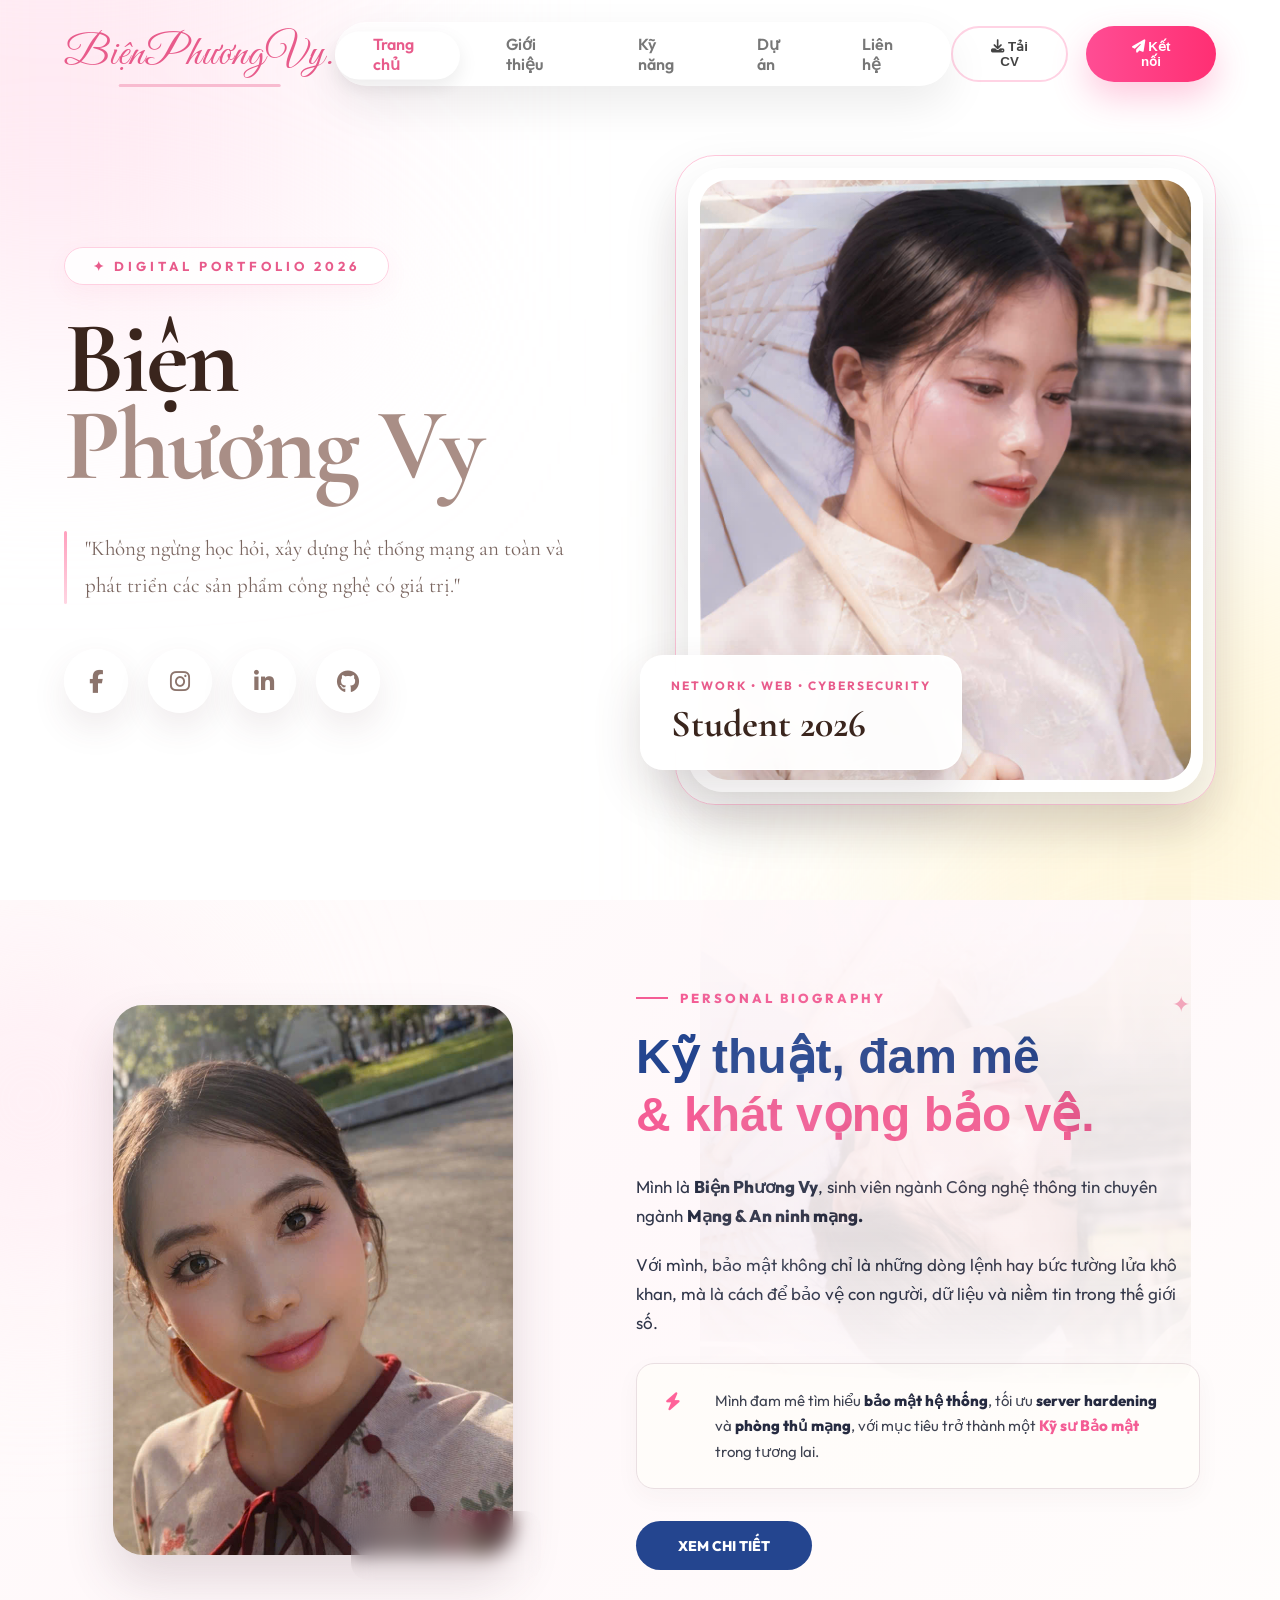
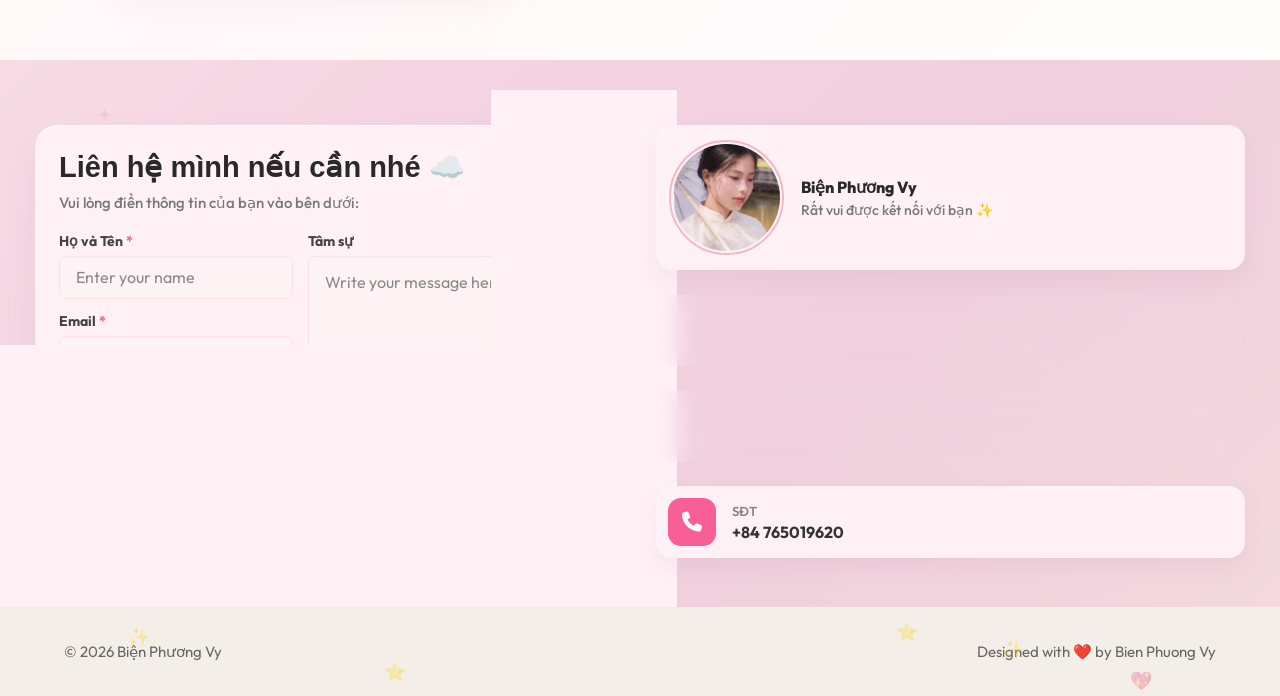
<file: index.html>
<!DOCTYPE html>
<html lang="vi">

<head>

    <meta charset="UTF-8">
    <meta name="viewport" content="width=device-width, initial-scale=1.0">

    <title>Biên Phương Vy | Portfolio</title>

    <!-- Google Font -->
    <link href="https://fonts.googleapis.com/css2?family=Outfit:wght@300;400;500;600;700;800&family=Cormorant+Garamond:wght@400;500;600;700&display=swap" rel="stylesheet">
    <link href="https://fonts.googleapis.com/css2?family=Great+Vibes&display=swap" rel="stylesheet">

    <!-- Font Awesome -->
    <link rel="stylesheet"
        href="https://cdnjs.cloudflare.com/ajax/libs/font-awesome/6.7.2/css/all.min.css">

    <!-- CSS -->
    <link rel="stylesheet" href="css/trangchu.css">
    <link rel="stylesheet" href="css/fixes.css">
</head>

<body>

  <!--======================================
        SAKURA BACKGROUND
=======================================-->

<div id="sakura-container"></div>

<!--==================================================
                        HEADER
===================================================-->

<header>
    <div class="container navbar">
        <!-- Logo -->
        <a href="index.html" class="logo">
            <span>Biện</span><span>PhươngVy</span><span class="dot">.</span>
        </a>


        <!-- Menu -->
       <nav>
    <span class="nav-indicator"></span>
    <ul>
        <li><a href="index.html">Trang chủ</a></li>
        <li><a href="about.html">Giới thiệu</a></li>
        <li><a href="about.html#education">Kỹ năng</a></li>
        <li><a href="projects.html">Dự án</a></li>
        <li><a href="index.html#contact">Liên hệ</a></li>
    </ul>
</nav>
       

        <!-- Right -->

        <div class="nav-action">
            <button class="btn-download">
                <i class="fa-solid fa-download"></i>
                Tải CV
            </button>

            <button class="btn-connect">
                <i class="fa-solid fa-paper-plane"></i>
                Kết nối
            </button>

    </div>

</div>


</div>

</header>



<!--==================================================
                        HERO
===================================================-->

<section class="hero" id="home">
<div class="container hero-grid">


<!--================ LEFT =================-->

<div class="hero-left">
    <div class="hero-tag">
        ✦ DIGITAL PORTFOLIO 2026
    </div>

    <h1>
        Biện
        <br>
        <span>Phương Vy</span>
    </h1>


    <div class="quote">
        <span></span>
        <p>
            "Không ngừng học hỏi, xây dựng hệ thống mạng an toàn
            và phát triển các sản phẩm công nghệ có giá trị."
        </p>
    </div>


    <div class="social">
        <a href="https://www.facebook.com/" target="_blank" rel="noopener" aria-label="Facebook">
            <i class="fa-brands fa-facebook-f"></i>
        </a>

        <a href="https://www.instagram.com/_phuongzyy_0805/" target="_blank" rel="noopener">
            <i class="fa-brands fa-instagram"></i>
        </a>

        <a href="https://www.linkedin.com/" target="_blank" rel="noopener" aria-label="LinkedIn">
            <i class="fa-brands fa-linkedin-in"></i>
        </a>

        <a href="https://github.com/BienPhuongVy" target="_blank" rel="noopener">
            <i class="fa-brands fa-github"></i>
        </a>

    </div>

</div>



<!--================ RIGHT =================-->

<div class="hero-right">

    <div class="image-border">

        <div class="image-box">
            <img src="image/anh2.jpg" alt="Biện Phương Vy">
        </div>

    </div>


    <div class="hero-card">

        <p>
            NETWORK • WEB • CYBERSECURITY
        </p>

        <h3>
            Student 2026
        </h3>

    </div>

</div>

</div>

</section>



<!--==================================================
                    ABOUT
===================================================-->

<section class="about fade-up" id="about">

    <div class="about-container">

        <!-- ẢNH -->
        <div class="about-image">

            <div class="about-image-frame">

                <img
                    src="image/profile-image.jpg"
                    alt="Biện Phương Vy"
                >

            </div>

            <!-- Card nhỏ trên ảnh -->
            <div class="about-image-card">

                <i class="fa-solid fa-shield-halved"></i>

                <div>
                    <span>ĐAM MÊ</span>
                    <strong>An ninh mạng</strong>
                </div>

            </div>

        </div>


        <!-- NỘI DUNG -->
        <div class="about-content">

            <div class="about-label">
                <span></span>
                PERSONAL BIOGRAPHY
            </div>

            <h2>
                Kỹ thuật, đam mê
                <br>
                <span>& khát vọng bảo vệ.</span>
            </h2>

            <p>
                Mình là <strong>Biện Phương Vy</strong>, sinh viên ngành
                Công nghệ thông tin chuyên ngành
                <strong>Mạng & An ninh mạng.</strong>
            </p>

            <p>
                Với mình, bảo mật không chỉ là những dòng lệnh hay bức
                tường lửa khô khan, mà là cách để bảo vệ con người,
                dữ liệu và niềm tin trong thế giới số.
            </p>


            <!-- BOX ĐAM MÊ -->
            <div class="about-highlight">

                <div class="about-highlight-icon">
                    <i class="fa-solid fa-bolt"></i>
                </div>

                <p>
                    Mình đam mê tìm hiểu
                    <strong>bảo mật hệ thống</strong>, tối ưu
                    <strong>server hardening</strong> và
                    <strong>phòng thủ mạng</strong>, với mục tiêu trở thành
                    một <span>Kỹ sư Bảo mật</span> trong tương lai.
                </p>

            </div>


            <!-- BUTTON -->
            <a href="about.html" class="about-button">
                XEM CHI TIẾT
            </a>

        </div>

    </div>

</section>




<!-- ==================== LIÊN HỆ ==================== -->
<section id="contact" class="contact-section">

    <!-- Sao trang trí -->
    <span class="contact-star star-1">✦</span>
    <span class="contact-star star-2">✦</span>
    <span class="contact-star star-3">✦</span>
    <span class="contact-star star-4">✦</span>
    <span class="contact-star star-5">✦</span>
    <span class="contact-star star-6">✦</span>

    <div class="contact-container">

        <!-- ================= FORM ================= -->
        <div class="contact-form-card">

            <h2>
                Liên hệ mình nếu cần nhé ☁️
            </h2>

            <p class="contact-description">
                Vui lòng điền thông tin của bạn vào bên dưới:
            </p>

            <form id="contactForm">

                <div class="contact-form-content">

                    <!-- Cột trái -->
                    <div class="contact-inputs">

                        <div class="form-group">
                            <label for="contactName">
                                Họ và Tên <span>*</span>
                            </label>

                            <input
                                type="text"
                                id="contactName"
                                name="name"
                                placeholder="Enter your name"
                                required
                            >
                        </div>

                        <div class="form-group">
                            <label for="contactEmail">
                                Email <span>*</span>
                            </label>

                            <input
                                type="email"
                                id="contactEmail"
                                name="email"
                                placeholder="Enter your email"
                                required
                            >
                        </div>

                        <div class="form-group">
                            <label for="contactPhone">
                                SĐT
                            </label>

                            <input
                                type="tel"
                                id="contactPhone"
                                name="phone"
                                placeholder="Enter your phone number"
                            >
                        </div>

                    </div>

                    <!-- Cột phải -->
                    <div class="form-group message-group">

                        <label for="contactMessage">
                            Tâm sự
                        </label>

                        <textarea
                            id="contactMessage"
                            name="message"
                            placeholder="Write your message here..."
                            required
                        ></textarea>

                    </div>

                </div>

                <button type="submit" class="contact-submit">
                    <i class="fa-solid fa-paper-plane"></i>
                    Gửi
                </button>

            </form>

        </div>


        <!-- ================= THÔNG TIN LIÊN HỆ ================= -->
        <div class="contact-info">

            <!-- Card giới thiệu -->
            <div class="contact-profile-card">

                <div class="contact-avatar">
                    <img
                        src="image/anh2.jpg"
                        alt="Ảnh đại diện"
                    >
                </div>

                <div class="contact-profile-text">
                    <h3>Biện Phương Vy</h3>

                    <p>
                        Rất vui được kết nối với bạn ✨
                    </p>
                </div>

            </div>


            <!-- Email -->
            <div class="contact-info-card">

                <div class="contact-icon">
                    <i class="fa-solid fa-envelope"></i>
                </div>

                <div class="contact-info-text">
                    <span>EMAIL</span>
                    <strong>vybien.100805@gmail.com</strong>
                </div>

            </div>


            <!-- Địa chỉ -->
            <div class="contact-info-card">

                <div class="contact-icon">
                    <i class="fa-solid fa-location-dot"></i>
                </div>

                <div class="contact-info-text">
                    <span>Địa chỉ</span>
                    <strong>Đà Nẵng, Việt Nam</strong>
                </div>

            </div>


            <!-- Số điện thoại -->
            <div class="contact-info-card">

                <div class="contact-icon">
                    <i class="fa-solid fa-phone"></i>
                </div>

                <div class="contact-info-text">
                    <span>SĐT</span>
                    <strong>+84 765019620</strong>
                </div>

            </div>

        </div>

    </div>

</section>



<!--==================================================
                    FOOTER
===================================================-->

<footer>
<div class="container footer">
<p>
© 2026 Biện Phương Vy
</p>

<p>
Designed with ❤️ by Bien Phuong Vy
</p>

<div class="footer-sparkles">
    <span>✨</span>
    <span>⭐</span>
    <span>✨</span>
    <span>💖</span>
    <span>⭐</span>
</div>
</div>

</footer>

<script src="js/script.js"></script>
</body>

</html>
</file>
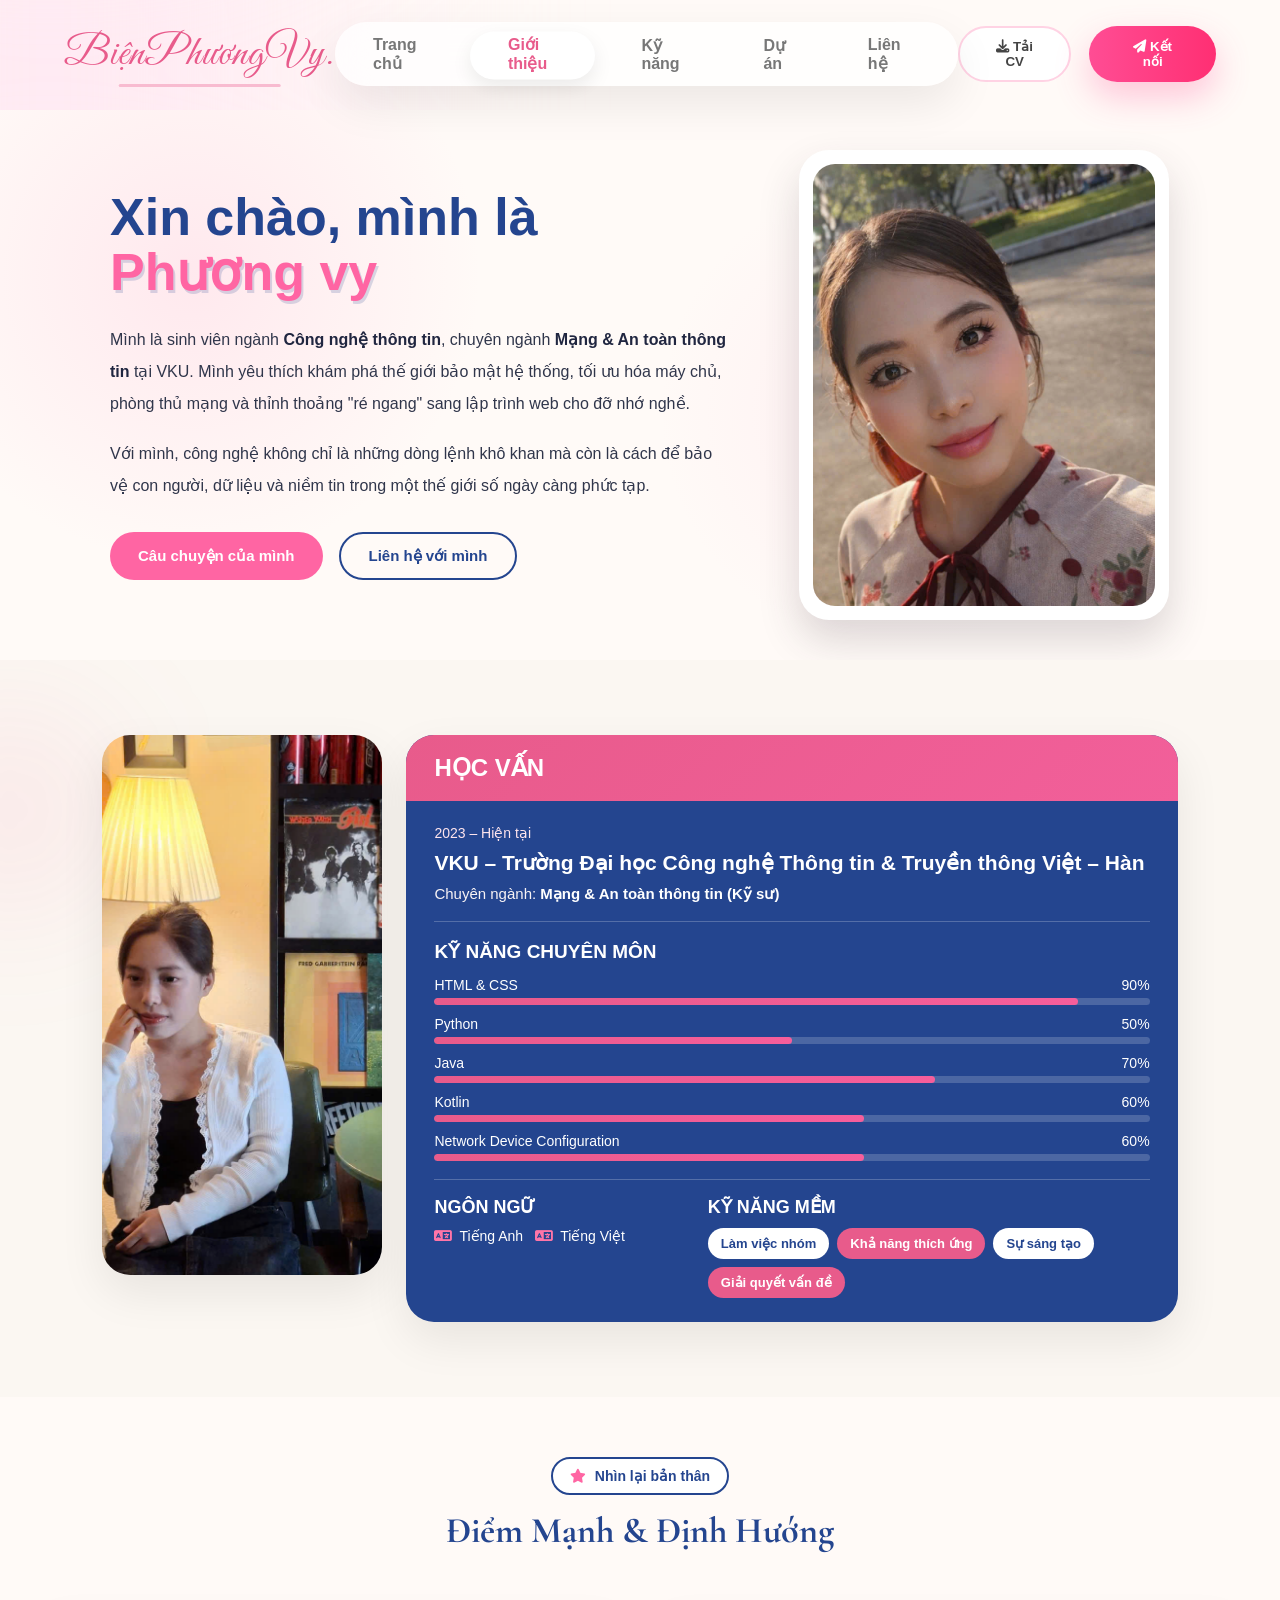
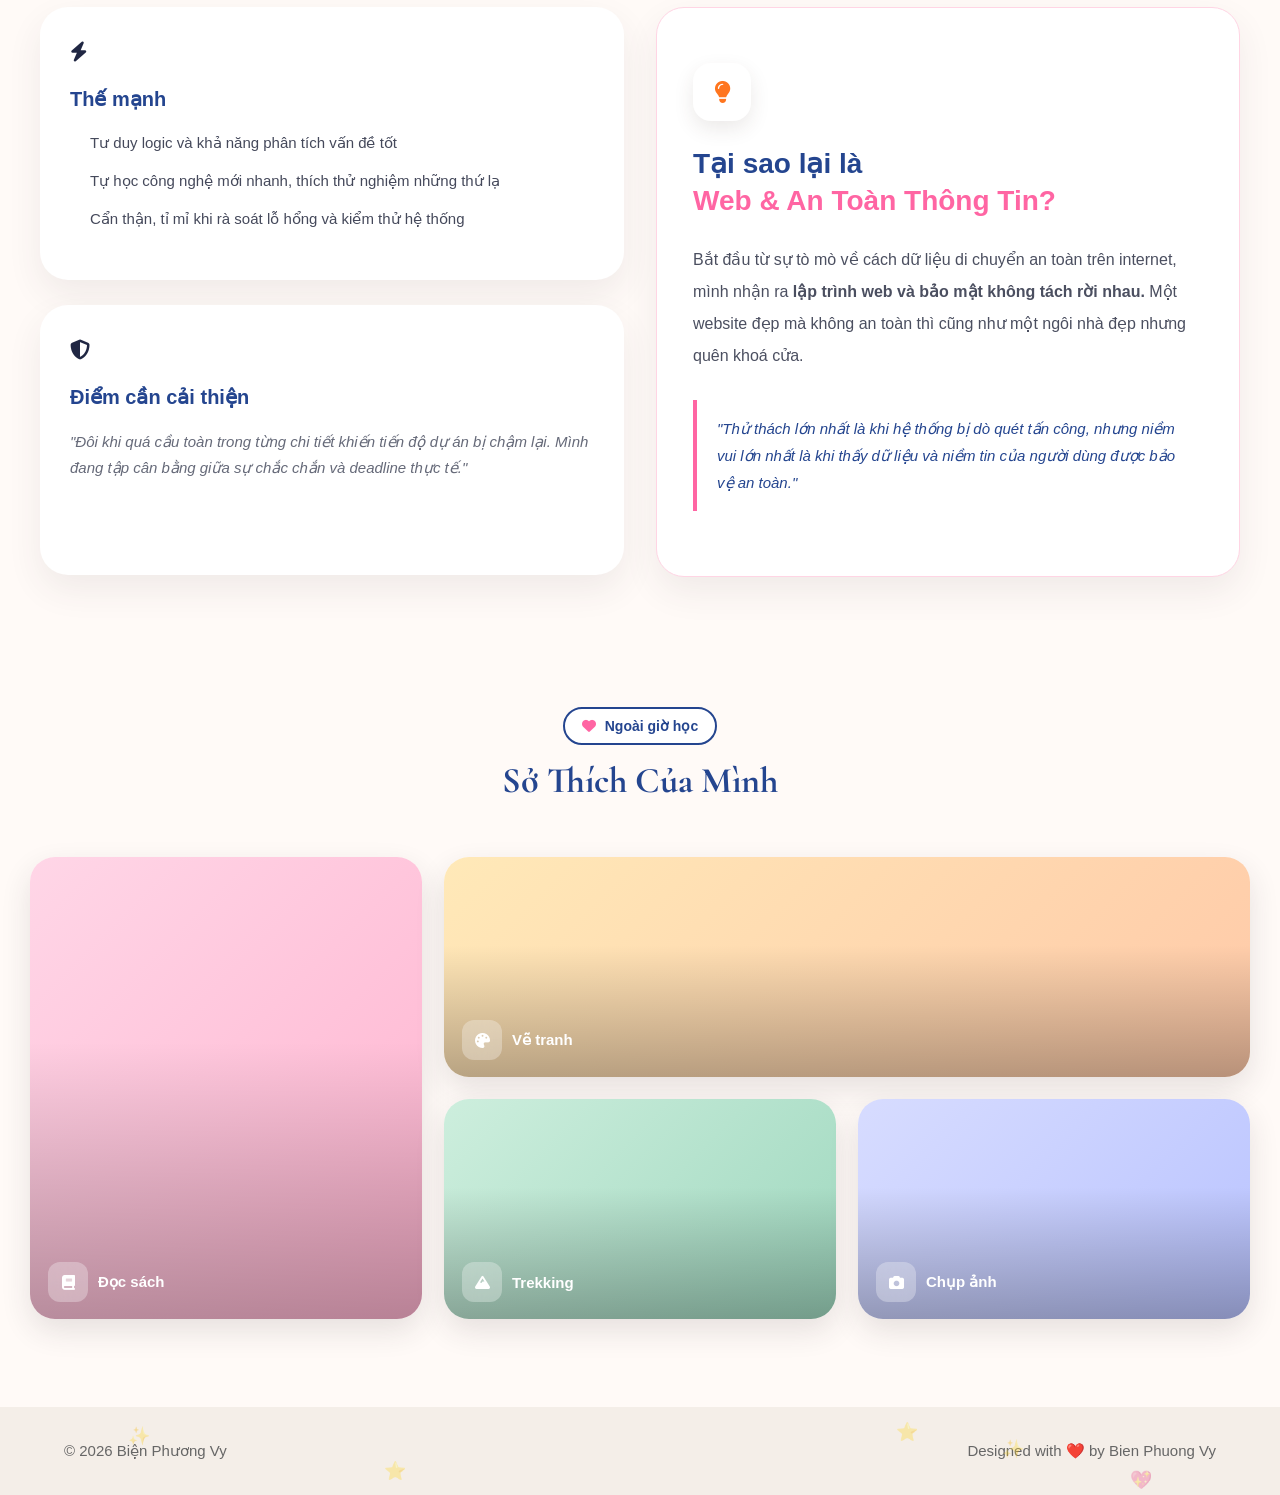
<file: about.html>
<!DOCTYPE html>
<html lang="vi">

<head>

    <meta charset="UTF-8">
    <meta name="viewport" content="width=device-width, initial-scale=1.0">

    <title>Giới thiệu | Biện Phương Vy</title>

    <!-- Google Font -->
    <link href="https://fonts.googleapis.com/css2?family=Outfit:wght@300;400;500;600;700;800&family=Cormorant+Garamond:wght@400;500;600;700&display=swap" rel="stylesheet">
    <link href="https://fonts.googleapis.com/css2?family=Great+Vibes&display=swap" rel="stylesheet">

    <!-- Font Awesome -->
    <link rel="stylesheet"
        href="https://cdnjs.cloudflare.com/ajax/libs/font-awesome/6.7.2/css/all.min.css">

    <!-- CSS -->
    <link rel="stylesheet" href="css/trangchu.css">
    <link rel="stylesheet" href="css/about.css">
    <link rel="stylesheet" href="css/fixes.css">
</head>

<body>

  <!--======================================
        SAKURA BACKGROUND
=======================================-->

<div id="sakura-container"></div>

<!--==================================================
                        HEADER
===================================================-->

<header>
    <div class="container navbar">
        <!-- Logo -->
        <a href="index.html" class="logo">
            <span>Biện</span><span>PhươngVy</span><span class="dot">.</span>
        </a>


        <!-- Menu -->
       <nav>
    <span class="nav-indicator"></span>
    <ul>
        <li><a href="index.html">Trang chủ</a></li>
        <li><a href="about.html">Giới thiệu</a></li>
        <li><a href="about.html#education">Kỹ năng</a></li>
        <li><a href="projects.html">Dự án</a></li>
        <li><a href="index.html#contact">Liên hệ</a></li>
    </ul>
</nav>
       

        <!-- Right -->

        <div class="nav-action">
            <button class="btn-download">
                <i class="fa-solid fa-download"></i>
                Tải CV
            </button>

            <button class="btn-connect">
                <i class="fa-solid fa-paper-plane"></i>
                Kết nối
            </button>

    </div>

</div>


</div>

</header>


<main style="padding-top:110px">

    <!-- =====================================================
         1. GIỚI THIỆU
         ===================================================== -->

    <section class="about-hero">

        <div class="about-hero-container">

            <div class="about-hero-content">

                <h1>
                    Xin chào, mình là
                    <span>Phương vy</span>
                </h1>

                <p>
                    Mình là sinh viên ngành
                    <strong>Công nghệ thông tin</strong>,
                    chuyên ngành
                    <strong>Mạng & An toàn thông tin</strong>
                    tại VKU. Mình yêu thích khám phá thế giới bảo mật
                    hệ thống, tối ưu hóa máy chủ, phòng thủ mạng và
                    thỉnh thoảng "ré ngang" sang lập trình web cho đỡ nhớ nghề.
                </p>

                <p>
                    Với mình, công nghệ không chỉ là những dòng lệnh
                    khô khan mà còn là cách để bảo vệ con người,
                    dữ liệu và niềm tin trong một thế giới số ngày
                    càng phức tạp.
                </p>

                <div class="hero-buttons">

                    <a href="#strength" class="btn btn-pink">
                        Câu chuyện của mình
                    </a>

                    <a href="index.html#contact" class="btn btn-outline">
                        Liên hệ với mình
                    </a>

                </div>

            </div>


            <div class="about-hero-image">

                <div class="hero-image-frame">

                    <img
                        src="image/profile-image.jpg"
                        alt="Biện Phương Vy"
                    >

                </div>

            </div>

        </div>

    </section>


    <!-- =====================================================
         2. HỌC VẤN & KỸ NĂNG
         ===================================================== -->

    <section class="education" id="education">

        <div class="education-container">

            <div class="education-image">

                <img
                    src="image/contact-img.jpg"
                    alt="Biện Phương Vy - Ảnh "
                >

            </div>


            <div class="education-card">

                <div class="education-header">
                    HỌC VẤN
                </div>


                <div class="education-body">

                    <span class="education-year">
                        2023 – Hiện tại
                    </span>

                    <h2>
                        VKU – Trường Đại học Công nghệ
                        Thông tin & Truyền thông Việt – Hàn
                    </h2>

                    <p class="major">
                        Chuyên ngành:
                        <strong>Mạng & An toàn thông tin (Kỹ sư)</strong>
                    </p>


                    <div class="line"></div>


                    <h3>KỸ NĂNG CHUYÊN MÔN</h3>


                    <div class="skills">

                        <div class="skill">
                            <div class="skill-name">
                                <span>HTML & CSS</span>
                                <b>90%</b>
                            </div>

                            <div class="skill-track">
                                <span data-width="90%"></span>
                            </div>
                        </div>


                        <div class="skill">
                            <div class="skill-name">
                                <span>Python</span>
                                <b>50%</b>
                            </div>

                            <div class="skill-track">
                                <span data-width="50%"></span>
                            </div>
                        </div>


                        <div class="skill">
                            <div class="skill-name">
                                <span>Java</span>
                                <b>70%</b>
                            </div>

                            <div class="skill-track">
                                <span data-width="70%"></span>
                            </div>
                        </div>


                        <div class="skill">
                            <div class="skill-name">
                                <span>Kotlin</span>
                                <b>60%</b>
                            </div>

                            <div class="skill-track">
                                <span data-width="60%"></span>
                            </div>
                        </div>


                        <div class="skill">
                            <div class="skill-name">
                                <span>Network Device Configuration</span>
                                <b>60%</b>
                            </div>

                            <div class="skill-track">
                                <span data-width="60%"></span>
                            </div>
                        </div>

                    </div>


                    <div class="education-bottom">

                        <div class="languages">

                            <h3>NGÔN NGỮ</h3>

                            <div class="language-list">

                                <span>
                                    <i class="fa-solid fa-language"></i>
                                    Tiếng Anh
                                </span>

                                <span>
                                    <i class="fa-solid fa-language"></i>
                                    Tiếng Việt
                                </span>

                            </div>

                        </div>


                        <div class="soft-skills">

                            <h3>KỸ NĂNG MỀM</h3>

                            <div class="soft-skill-list">

                                <span>Làm việc nhóm</span>
                                <span>Khả năng thích ứng</span>
                                <span>Sự sáng tạo</span>
                                <span>Giải quyết vấn đề</span>

                            </div>

                        </div>

                    </div>

                </div>

            </div>

        </div>

    </section>


    <!-- =====================================================
         3. ĐIỂM MẠNH & ĐỊNH HƯỚNG
         ===================================================== -->

    <section class="strength" id="strength">

        <div class="section-title">

            <div class="section-label">
                <i class="fa-solid fa-star"></i>
                Nhìn lại bản thân
            </div>

            <h2>Điểm Mạnh & Định Hướng</h2>

        </div>


        <div class="strength-container">

            <div class="strength-left">

                <div class="strength-card">

                    <i class="fa-solid fa-bolt card-icon"></i>

                    <h3>Thế mạnh</h3>

                    <ul>
                        <li>
                            Tư duy logic và khả năng phân tích vấn đề tốt
                        </li>

                        <li>
                            Tự học công nghệ mới nhanh, thích thử nghiệm
                            những thứ lạ
                        </li>

                        <li>
                            Cẩn thận, tỉ mỉ khi rà soát lỗ hổng
                            và kiểm thử hệ thống
                        </li>
                    </ul>

                </div>


                <div class="strength-card">

                    <i class="fa-solid fa-shield-halved card-icon"></i>

                    <h3>Điểm cần cải thiện</h3>

                    <p>
                        "Đôi khi quá cầu toàn trong từng chi tiết
                        khiến tiến độ dự án bị chậm lại. Mình đang
                        tập cân bằng giữa sự chắc chắn và deadline
                        thực tế."
                    </p>

                </div>

            </div>


            <div class="direction-card">

                <div class="direction-icon">
                    <i class="fa-solid fa-lightbulb"></i>
                </div>

                <h3>
                    Tại sao lại là
                    <span>Web & An Toàn Thông Tin?</span>
                </h3>

                <p>
                    Bắt đầu từ sự tò mò về cách dữ liệu di chuyển
                    an toàn trên internet, mình nhận ra
                    <strong>lập trình web và bảo mật không tách rời nhau.</strong>
                    Một website đẹp mà không an toàn thì cũng như
                    một ngôi nhà đẹp nhưng quên khoá cửa.
                </p>

                <blockquote>
                    "Thử thách lớn nhất là khi hệ thống bị dò quét
                    tấn công, nhưng niềm vui lớn nhất là khi thấy dữ
                    liệu và niềm tin của người dùng được bảo vệ an toàn."
                </blockquote>

            </div>

        </div>

    </section>


    <!-- =====================================================
         4. SỞ THÍCH
         ===================================================== -->

    <section class="hobbies">

        <div class="section-title">

            <div class="section-label">
                <i class="fa-solid fa-heart"></i>
                Ngoài giờ học
            </div>

            <h2>Sở Thích Của Mình</h2>

        </div>


        <div class="hobby-grid">

            <div class="hobby-card hobby-book">

                <div class="hobby-overlay"></div>

                <div class="hobby-name">
                    <i class="fa-solid fa-book"></i>
                    <span>Đọc sách</span>
                </div>

            </div>


            <div class="hobby-card hobby-paint">

                <div class="hobby-overlay"></div>

                <div class="hobby-name">
                    <i class="fa-solid fa-palette"></i>
                    <span>Vẽ tranh</span>
                </div>

            </div>


            <div class="hobby-card hobby-trekking">

                <div class="hobby-overlay"></div>

                <div class="hobby-name">
                    <i class="fa-solid fa-mountain"></i>
                    <span>Trekking</span>
                </div>

            </div>


            <div class="hobby-card hobby-photo">

                <div class="hobby-overlay"></div>

                <div class="hobby-name">
                    <i class="fa-solid fa-camera"></i>
                    <span>Chụp ảnh</span>
                </div>

            </div>

        </div>

    </section>


</main>

<!--==================================================
                    FOOTER
===================================================-->

<footer>
<div class="container footer">
<p>
© 2026 Biện Phương Vy
</p>

<p>
Designed with ❤️ by Bien Phuong Vy
</p>

<div class="footer-sparkles">
    <span>✨</span>
    <span>⭐</span>
    <span>✨</span>
    <span>💖</span>
    <span>⭐</span>
</div>
</div>

</footer>

<script src="js/script.js"></script>
</body>
</html>
</file>
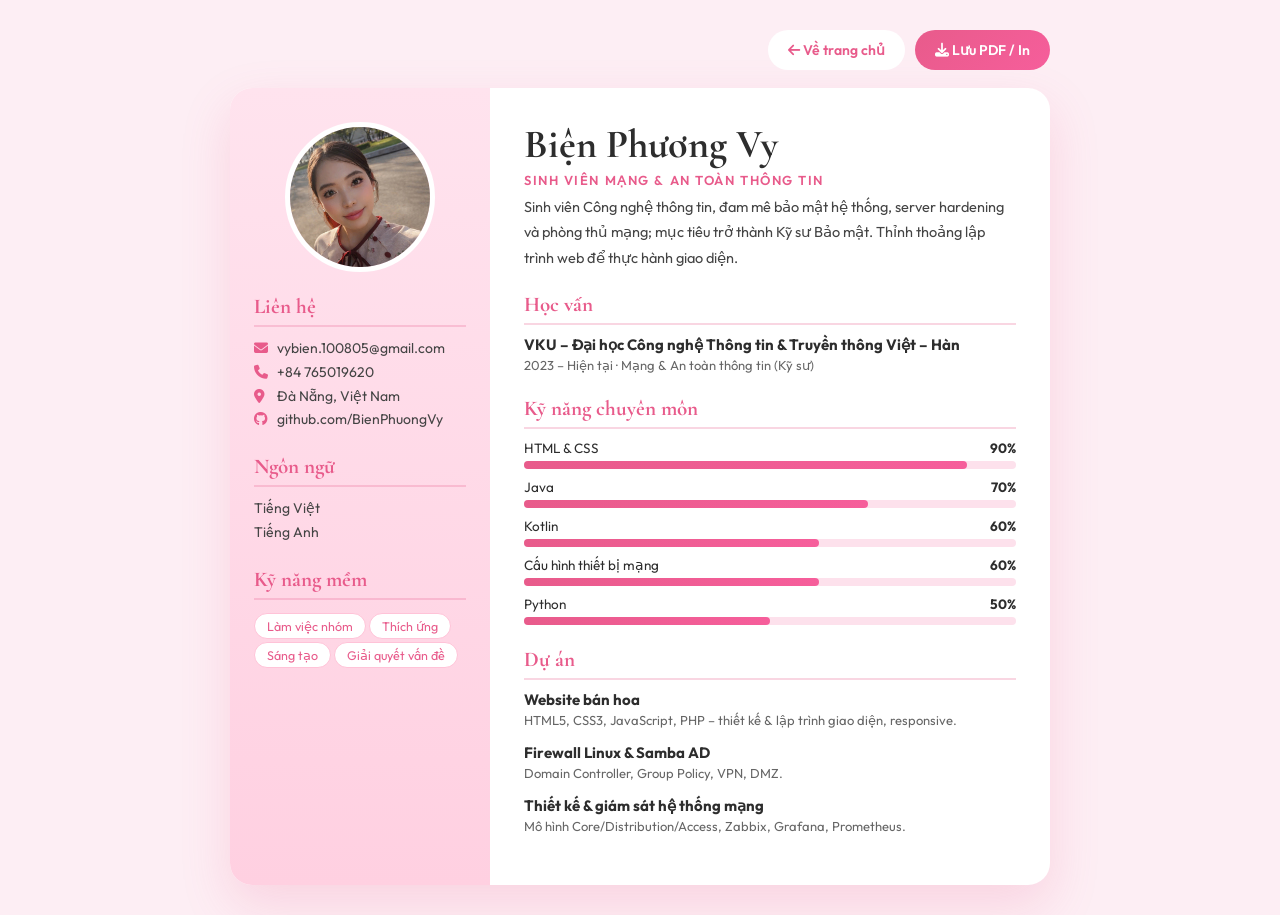
<file: cv.html>
<!DOCTYPE html>
<html lang="vi">
<head>
<meta charset="UTF-8">
<meta name="viewport" content="width=device-width, initial-scale=1.0">
<title>CV – Biện Phương Vy</title>
<link href="https://fonts.googleapis.com/css2?family=Outfit:wght@300;400;500;600;700&family=Cormorant+Garamond:wght@600;700&display=swap" rel="stylesheet">
<link rel="stylesheet" href="https://cdnjs.cloudflare.com/ajax/libs/font-awesome/6.7.2/css/all.min.css">
<style>
:root{--p:#E85B8B;--t:#2D2D2D;--g:#666}
*{box-sizing:border-box;margin:0;padding:0}
body{font-family:Outfit,Arial,sans-serif;color:var(--t);background:#fdeef4;padding:30px 12px}
.bar{max-width:820px;margin:0 auto 18px;display:flex;gap:10px;justify-content:flex-end}
.bar button,.bar a{border:0;cursor:pointer;padding:11px 20px;border-radius:999px;font:600 14px Outfit,sans-serif;text-decoration:none;
 background:linear-gradient(135deg,#E85B8B,#F65E9B);color:#fff}
.bar a{background:#fff;color:var(--p)}
.cv{max-width:820px;margin:auto;background:#fff;border-radius:22px;overflow:hidden;box-shadow:0 20px 50px rgba(232,91,139,.18);display:grid;grid-template-columns:260px 1fr}
aside{background:linear-gradient(180deg,#ffe3ee,#ffd0e1);padding:34px 24px}
aside img{width:150px;height:150px;border-radius:50%;object-fit:cover;display:block;margin:0 auto 18px;border:5px solid #fff}
aside h2,main h2{font-family:"Cormorant Garamond",serif;font-size:21px;color:var(--p);margin:22px 0 10px;border-bottom:2px solid rgba(232,91,139,.25);padding-bottom:6px}
aside p,aside li{font-size:14px;line-height:1.7;color:#444;list-style:none}
aside i{color:var(--p);width:20px}
main{padding:36px 34px}
main h1{font-family:"Cormorant Garamond",serif;font-size:40px;line-height:1}
main .role{color:var(--p);font-weight:600;letter-spacing:.12em;font-size:13px;margin:8px 0 6px}
main p{font-size:14.5px;line-height:1.75;color:#444}
.item{margin-bottom:14px}.item b{display:block;font-size:15px}.item span{font-size:13px;color:var(--g)}
.bar-row{margin:9px 0}.bar-row div{display:flex;justify-content:space-between;font-size:13.5px;margin-bottom:4px}
.bar-row i{display:block;height:8px;border-radius:9px;background:#fde1ec;position:relative}
.bar-row i::after{content:"";position:absolute;inset:0;width:var(--w);border-radius:9px;background:linear-gradient(90deg,#E85B8B,#F65E9B)}
.chips span{display:inline-block;background:#fff;color:var(--p);border-radius:999px;padding:4px 12px;font-size:12.5px;margin:3px 3px 0 0;border:1px solid #ffc3d8}
@media(max-width:700px){.cv{grid-template-columns:1fr}}
@media print{body{background:#fff;padding:0}.bar{display:none}.cv{box-shadow:none;border-radius:0;max-width:none}
 *{-webkit-print-color-adjust:exact;print-color-adjust:exact}@page{size:A4;margin:0}}
</style>
</head>
<body>
<div class="bar"><a href="index.html"><i class="fa-solid fa-arrow-left"></i> Về trang chủ</a><button onclick="window.print()"><i class="fa-solid fa-download"></i> Lưu PDF / In</button></div>
<div class="cv">
 <aside>
  <img src="image/profile-image.jpg" alt="Biện Phương Vy">
  <h2>Liên hệ</h2>
  <ul>
   <li><i class="fa-solid fa-envelope"></i> vybien.100805@gmail.com</li>
   <li><i class="fa-solid fa-phone"></i> +84 765019620</li>
   <li><i class="fa-solid fa-location-dot"></i> Đà Nẵng, Việt Nam</li>
   <li><i class="fa-brands fa-github"></i> github.com/BienPhuongVy</li>
  </ul>
  <h2>Ngôn ngữ</h2><p>Tiếng Việt<br>Tiếng Anh</p>
  <h2>Kỹ năng mềm</h2>
  <div class="chips"><span>Làm việc nhóm</span><span>Thích ứng</span><span>Sáng tạo</span><span>Giải quyết vấn đề</span></div>
 </aside>
 <main>
  <h1>Biện Phương Vy</h1>
  <div class="role">SINH VIÊN MẠNG &amp; AN TOÀN THÔNG TIN</div>
  <p>Sinh viên Công nghệ thông tin, đam mê bảo mật hệ thống, server hardening và phòng thủ mạng; mục tiêu trở thành Kỹ sư Bảo mật. Thỉnh thoảng lập trình web để thực hành giao diện.</p>
  <h2>Học vấn</h2>
  <div class="item"><b>VKU – Đại học Công nghệ Thông tin &amp; Truyền thông Việt – Hàn</b><span>2023 – Hiện tại · Mạng &amp; An toàn thông tin (Kỹ sư)</span></div>
  <h2>Kỹ năng chuyên môn</h2>
  <div class="bar-row"><div><span>HTML &amp; CSS</span><b>90%</b></div><i style="--w:90%"></i></div>
  <div class="bar-row"><div><span>Java</span><b>70%</b></div><i style="--w:70%"></i></div>
  <div class="bar-row"><div><span>Kotlin</span><b>60%</b></div><i style="--w:60%"></i></div>
  <div class="bar-row"><div><span>Cấu hình thiết bị mạng</span><b>60%</b></div><i style="--w:60%"></i></div>
  <div class="bar-row"><div><span>Python</span><b>50%</b></div><i style="--w:50%"></i></div>
  <h2>Dự án</h2>
  <div class="item"><b>Website bán hoa</b><span>HTML5, CSS3, JavaScript, PHP – thiết kế &amp; lập trình giao diện, responsive.</span></div>
  <div class="item"><b>Firewall Linux &amp; Samba AD</b><span>Domain Controller, Group Policy, VPN, DMZ.</span></div>
  <div class="item"><b>Thiết kế &amp; giám sát hệ thống mạng</b><span>Mô hình Core/Distribution/Access, Zabbix, Grafana, Prometheus.</span></div>
 </main>
</div>
<script>if(location.search.includes("print=1"))window.addEventListener("load",()=>setTimeout(()=>window.print(),700));</script>
</body>
</html>
</file>
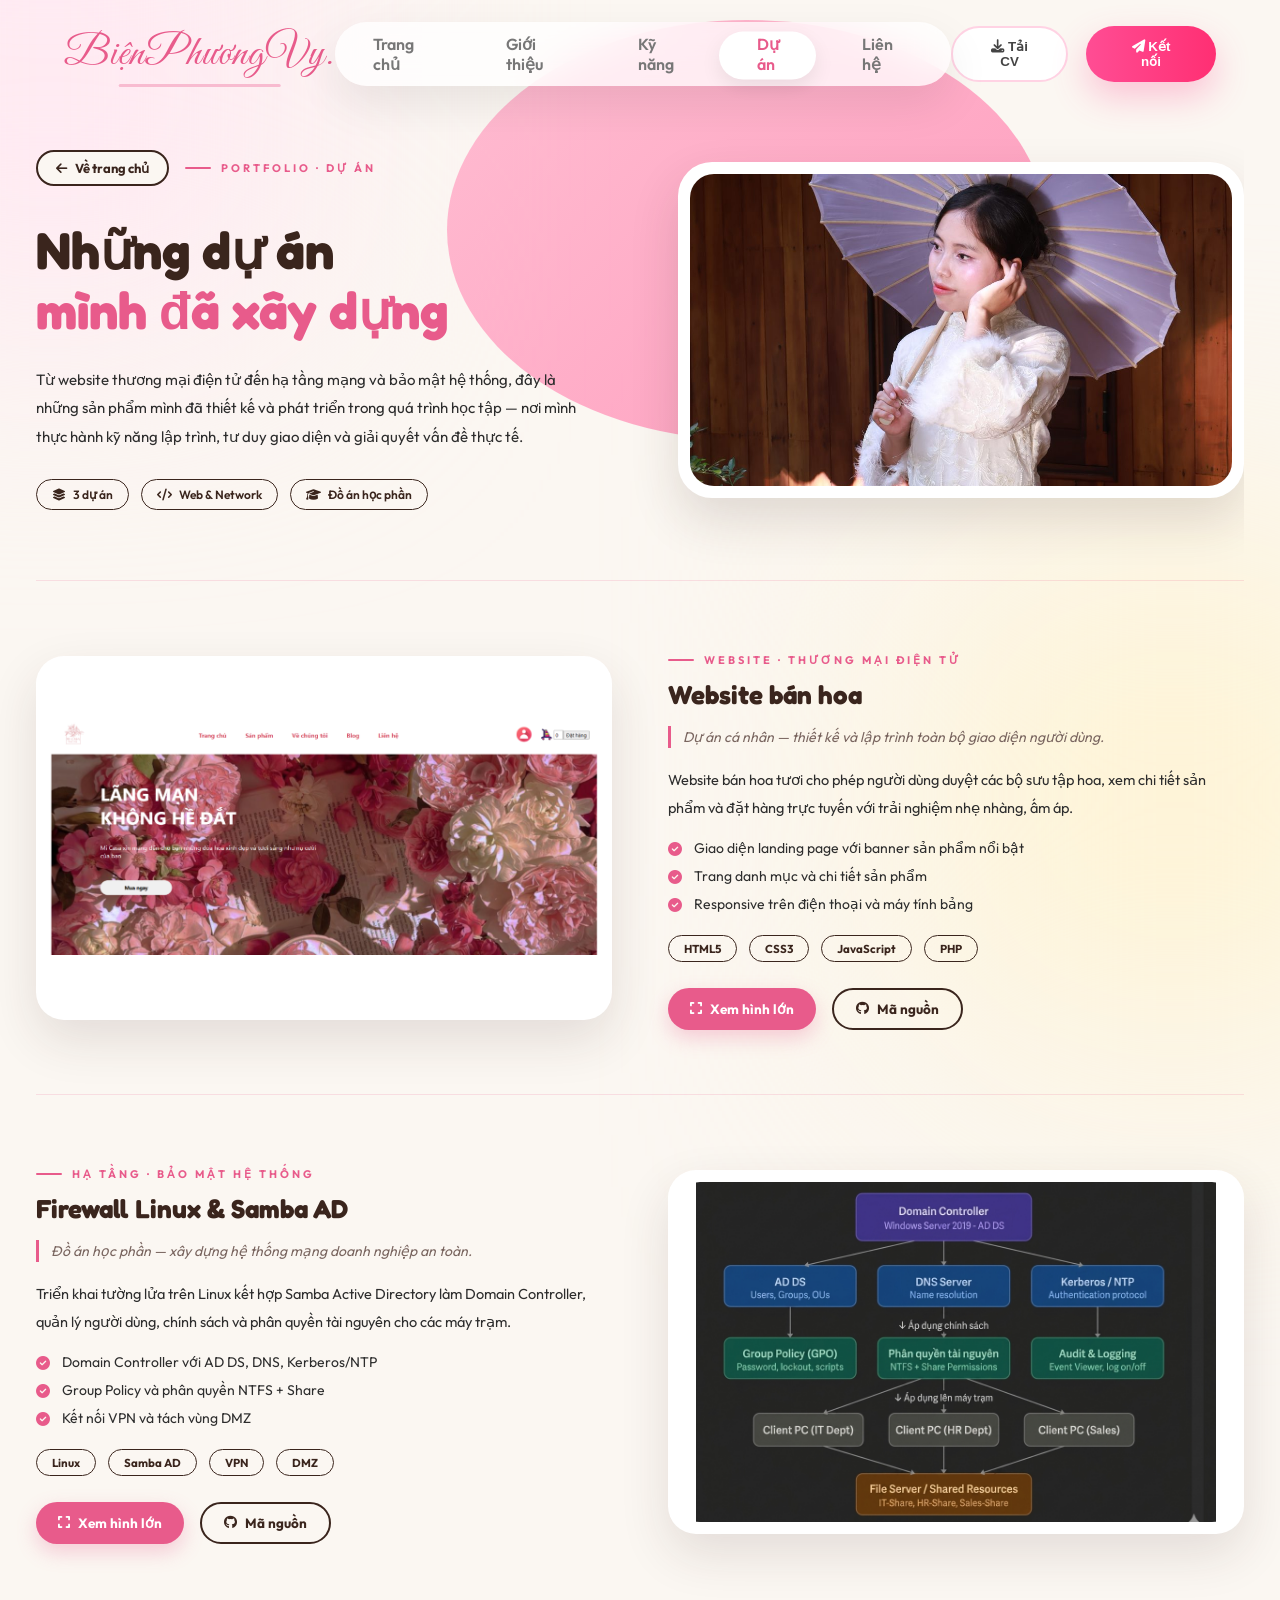
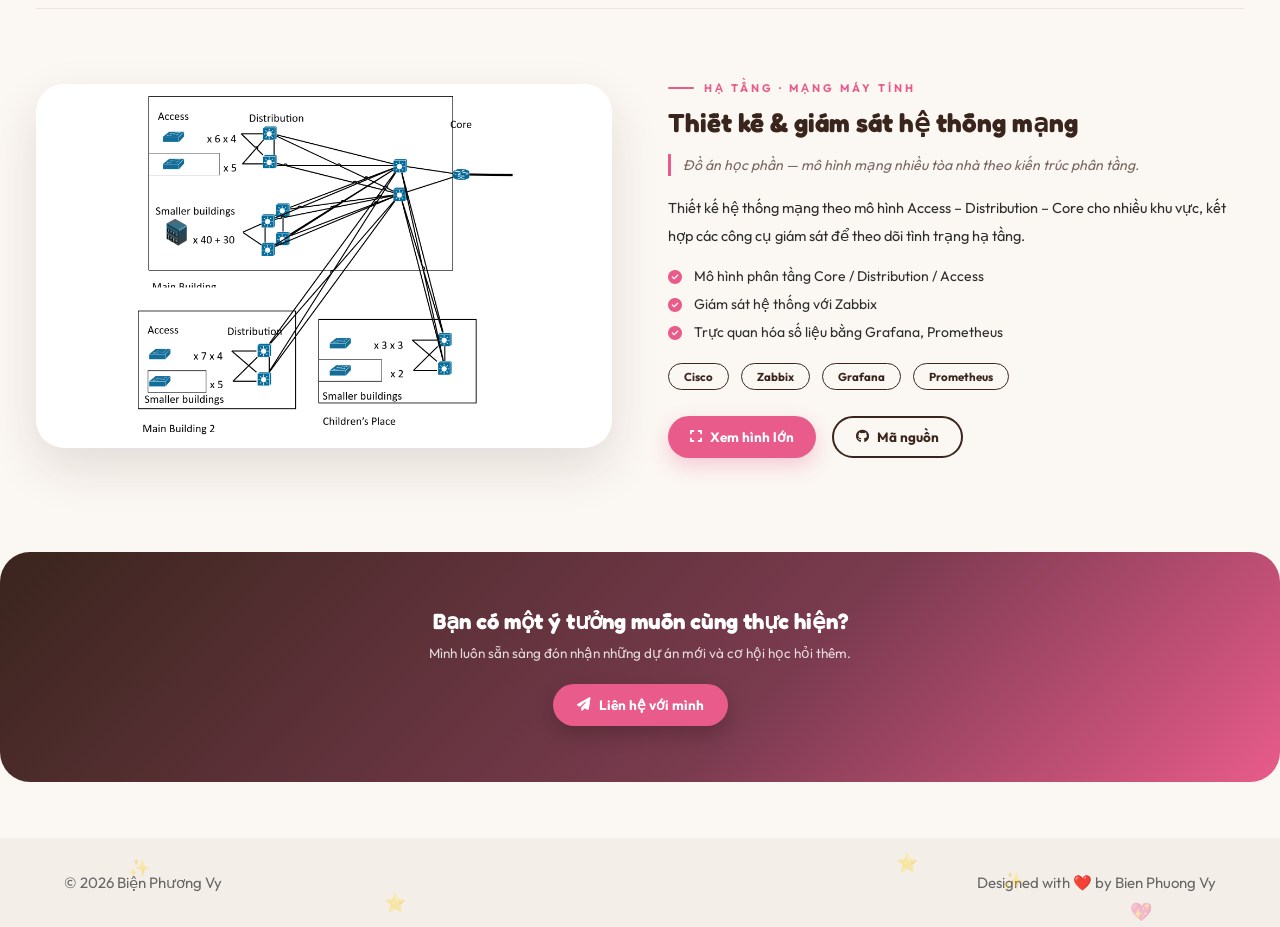
<file: projects.html>
<!DOCTYPE html>
<html lang="vi">

<head>

    <meta charset="UTF-8">
    <meta name="viewport" content="width=device-width, initial-scale=1.0">

    <title>Dự án | Biện Phương Vy</title>

    <!-- Google Font -->
    <link href="https://fonts.googleapis.com/css2?family=Outfit:wght@300;400;500;600;700;800&family=Cormorant+Garamond:wght@400;500;600;700&display=swap" rel="stylesheet">
    <link href="https://fonts.googleapis.com/css2?family=Great+Vibes&family=Fredoka:wght@500;600;700&display=swap" rel="stylesheet">

    <!-- Font Awesome -->
    <link rel="stylesheet"
        href="https://cdnjs.cloudflare.com/ajax/libs/font-awesome/6.7.2/css/all.min.css">

    <!-- CSS -->
    <link rel="stylesheet" href="css/trangchu.css">
    <link rel="stylesheet" href="css/projects.css">
    <link rel="stylesheet" href="css/fixes.css">
</head>

<body>

  <!--======================================
        SAKURA BACKGROUND
=======================================-->

<div id="sakura-container"></div>

<!--==================================================
                        HEADER
===================================================-->

<header>
    <div class="container navbar">
        <!-- Logo -->
        <a href="index.html" class="logo">
            <span>Biện</span><span>PhươngVy</span><span class="dot">.</span>
        </a>


        <!-- Menu -->
       <nav>
    <span class="nav-indicator"></span>
    <ul>
        <li><a href="index.html">Trang chủ</a></li>
        <li><a href="about.html">Giới thiệu</a></li>
        <li><a href="about.html#education">Kỹ năng</a></li>
        <li><a href="projects.html">Dự án</a></li>
        <li><a href="index.html#contact">Liên hệ</a></li>
    </ul>
</nav>
       

        <!-- Right -->

        <div class="nav-action">
            <button class="btn-download">
                <i class="fa-solid fa-download"></i>
                Tải CV
            </button>

            <button class="btn-connect" onclick="location.href='index.html#contact'">
                <i class="fa-solid fa-paper-plane"></i>
                Kết nối
            </button>

        </div>

    </div>

</header>


<main class="pj-wrap">

    <!--================ HERO =================-->

    <section class="pj-hero">
        <div class="pj-blob"></div>

        <div class="pj-hero-text">
            <div class="pj-top">
                <a href="index.html" class="pj-back"><i class="fa-solid fa-arrow-left"></i> Về trang chủ</a>
                <span class="pj-eyebrow">PORTFOLIO · DỰ ÁN</span>
            </div>

            <h1>Những dự án<br><span>mình đã xây dựng</span></h1>

            <p>
                Từ website thương mại điện tử đến hạ tầng mạng và bảo mật hệ thống,
                đây là những sản phẩm mình đã thiết kế và phát triển trong quá trình
                học tập — nơi mình thực hành kỹ năng lập trình, tư duy giao diện và
                giải quyết vấn đề thực tế.
            </p>

            <div class="pj-chips">
                <span><i class="fa-solid fa-layer-group"></i> 3 dự án</span>
                <span><i class="fa-solid fa-code"></i> Web &amp; Network</span>
                <span><i class="fa-solid fa-graduation-cap"></i> Đồ án học phần</span>
            </div>
        </div>

        <div class="pj-hero-img">
            <img src="image/Gioithieu.JPG" alt="Biện Phương Vy">
        </div>
    </section>

    <!--================ DỰ ÁN =================-->

    <section id="p1" class="pj-row fade-up">
        <div class="pj-shot"><img src="image/shopbanhoa.png" alt="Website bán hoa"></div>
        <div class="pj-info">
            <span class="pj-eyebrow">WEBSITE · THƯƠNG MẠI ĐIỆN TỬ</span>
            <h2>Website bán hoa</h2>
            <p class="pj-quote">Dự án cá nhân — thiết kế và lập trình toàn bộ giao diện người dùng.</p>
            <p class="pj-desc">Website bán hoa tươi cho phép người dùng duyệt các bộ sưu tập hoa, xem chi tiết sản phẩm và đặt hàng trực tuyến với trải nghiệm nhẹ nhàng, ấm áp.</p>
            <ul class="pj-list"><li><i class="fa-solid fa-circle-check"></i><span>Giao diện landing page với banner sản phẩm nổi bật</span></li><li><i class="fa-solid fa-circle-check"></i><span>Trang danh mục và chi tiết sản phẩm</span></li><li><i class="fa-solid fa-circle-check"></i><span>Responsive trên điện thoại và máy tính bảng</span></li></ul>
            <div class="pj-tags"><span class="pj-tag">HTML5</span><span class="pj-tag">CSS3</span><span class="pj-tag">JavaScript</span><span class="pj-tag">PHP</span></div>
            <div class="pj-btns"><a href="image/shopbanhoa.png" data-zoom class="pj-btn-solid"><i class="fa-solid fa-expand"></i> Xem hình lớn</a><a href="https://github.com/BienPhuongVy" target="_blank" rel="noopener" class="pj-btn-line"><i class="fa-brands fa-github"></i> Mã nguồn</a></div>
        </div>
    </section>

    <section id="p2" class="pj-row fade-up reverse">
        <div class="pj-shot"><img src="image/Samba AD-DC.png" alt="Firewall Linux"></div>
        <div class="pj-info">
            <span class="pj-eyebrow">HẠ TẦNG · BẢO MẬT HỆ THỐNG</span>
            <h2>Firewall Linux & Samba AD</h2>
            <p class="pj-quote">Đồ án học phần — xây dựng hệ thống mạng doanh nghiệp an toàn.</p>
            <p class="pj-desc">Triển khai tường lửa trên Linux kết hợp Samba Active Directory làm Domain Controller, quản lý người dùng, chính sách và phân quyền tài nguyên cho các máy trạm.</p>
            <ul class="pj-list"><li><i class="fa-solid fa-circle-check"></i><span>Domain Controller với AD DS, DNS, Kerberos/NTP</span></li><li><i class="fa-solid fa-circle-check"></i><span>Group Policy và phân quyền NTFS + Share</span></li><li><i class="fa-solid fa-circle-check"></i><span>Kết nối VPN và tách vùng DMZ</span></li></ul>
            <div class="pj-tags"><span class="pj-tag">Linux</span><span class="pj-tag">Samba AD</span><span class="pj-tag">VPN</span><span class="pj-tag">DMZ</span></div>
            <div class="pj-btns"><a href="image/Samba AD-DC.png" data-zoom class="pj-btn-solid"><i class="fa-solid fa-expand"></i> Xem hình lớn</a><a href="https://github.com/BienPhuongVy" target="_blank" rel="noopener" class="pj-btn-line"><i class="fa-brands fa-github"></i> Mã nguồn</a></div>
        </div>
    </section>

    <section id="p3" class="pj-row fade-up">
        <div class="pj-shot"><img src="image/tkxdhtm.png" alt="Network Monitoring"></div>
        <div class="pj-info">
            <span class="pj-eyebrow">HẠ TẦNG · MẠNG MÁY TÍNH</span>
            <h2>Thiết kế & giám sát hệ thống mạng</h2>
            <p class="pj-quote">Đồ án học phần — mô hình mạng nhiều tòa nhà theo kiến trúc phân tầng.</p>
            <p class="pj-desc">Thiết kế hệ thống mạng theo mô hình Access – Distribution – Core cho nhiều khu vực, kết hợp các công cụ giám sát để theo dõi tình trạng hạ tầng.</p>
            <ul class="pj-list"><li><i class="fa-solid fa-circle-check"></i><span>Mô hình phân tầng Core / Distribution / Access</span></li><li><i class="fa-solid fa-circle-check"></i><span>Giám sát hệ thống với Zabbix</span></li><li><i class="fa-solid fa-circle-check"></i><span>Trực quan hóa số liệu bằng Grafana, Prometheus</span></li></ul>
            <div class="pj-tags"><span class="pj-tag">Cisco</span><span class="pj-tag">Zabbix</span><span class="pj-tag">Grafana</span><span class="pj-tag">Prometheus</span></div>
            <div class="pj-btns"><a href="image/tkxdhtm.png" data-zoom class="pj-btn-solid"><i class="fa-solid fa-expand"></i> Xem hình lớn</a><a href="https://github.com/BienPhuongVy" target="_blank" rel="noopener" class="pj-btn-line"><i class="fa-brands fa-github"></i> Mã nguồn</a></div>
        </div>
    </section>

</main>

<!--================ CTA =================-->

<section class="pj-cta">
    <h2>Bạn có một ý tưởng muốn cùng thực hiện?</h2>
    <p>Mình luôn sẵn sàng đón nhận những dự án mới và cơ hội học hỏi thêm.</p>
    <a href="index.html#contact"><i class="fa-solid fa-paper-plane"></i> Liên hệ với mình</a>
</section>

<!--==================================================
                    FOOTER
===================================================-->

<footer>
<div class="container footer">
<p>
© 2026 Biện Phương Vy
</p>

<p>
Designed with ❤️ by Bien Phuong Vy
</p>

<div class="footer-sparkles">
    <span>✨</span>
    <span>⭐</span>
    <span>✨</span>
    <span>💖</span>
    <span>⭐</span>
</div>
</div>

</footer>

<script src="js/script.js"></script>

</body>
</html>
</file>
<file: css/trangchu.css>
/*=========================================================
                    GOOGLE FONT
=========================================================*/

@import url('https://fonts.googleapis.com/css2?family=Outfit:wght@300;400;500;600;700;800&family=Cormorant+Garamond:wght@400;500;600;700&display=swap');


/*=========================================================
                        RESET
=========================================================*/

*{
    margin:0;
    padding:0;
    box-sizing:border-box;
}

html{
    scroll-behavior:smooth;
}

body{

    font-family:'Outfit',sans-serif;
    background:#FBF7F2;
    color:#2D2D2D;
    overflow-x:hidden;
    position:relative;
    
    background:var(--bg);
    color:var(--text);
    transition:.4s ease;
}

img{
    width:100%;
    display:block;
}

a{
    text-decoration:none;
    color:inherit;
}

ul{
    list-style:none;
}

.container{
    width:90%;
    max-width:1350px;
    margin:auto;
}


/*=========================================================
                    VARIABLES
=========================================================*/

:root{
    --primary:#E85B8B;
    --primary-dark:#D43E73;
    --text:#2D2D2D;
    --gray:#666;
    --white:#fff;
    --shadow:0 18px 45px rgba(0,0,0,.08);
}


/*=========================================================
                    BACKGROUND
=========================================================*/

body::before{
    content:"";
    position:fixed;
    width:500px;
    height:500px;
    background:#FFE9F2;
    filter:blur(130px);
    left:-200px;
    top:-180px;
    z-index:-2;
}

body::after{
    content:"";
    position:fixed;
    width:450px;
    height:450px;
    background:#FFF3CC;
    filter:blur(140px);
    right:-120px;
    bottom:-120px;
    z-index:-2;
}


/*=========================================================
                        HEADER
=========================================================*/

header{
    position:fixed;
    width:100%;
    top:22px;
    left:0;
    z-index:999;
}

.navbar{
    display:flex;
    justify-content:space-between;
    align-items:center;
}


/*=========================================================
                        LOGO
=========================================================*/

.logo span{
    font-family:'Great Vibes',cursive;
    font-size:42px;
    color:var(--primary);
    letter-spacing:1px;
}


.logo .dot{
    font-size:42px;
}

.logo{
    transition:.4s;
}

.logo:hover{
    transform:scale(1.05) rotate(-2deg);
    text-shadow:
    0 0 12px rgba(255,170,200,.6);
}

.logo{
    position:relative;
}

.logo::after{
    content:"";
    position:absolute;
    width:60%;
    height:3px;
    background:#F8BBD0;
    left:50%;
    transform:translateX(-50%);
    bottom:-6px;
    border-radius:30px;
}


/*=========================================
            NAVIGATION
=========================================*/

nav{
    position:relative;
    background:rgba(255,255,255,.75);
    backdrop-filter:blur(18px);
    border-radius:60px;
    padding:8px 10px;      /* Trên dưới 8px - trái phải 10px */
    box-shadow:var(--shadow);
}

nav ul{
    display:flex;
    gap:8px;
    position:relative;
    z-index:2;
}

nav ul li{
    list-style:none;
}

nav ul li a{
    display:flex;
    align-items:center;
    justify-content:center;
    height:48px;          /* giảm xuống */
    padding:0 28px;
    border-radius:40px;
    color:#777;
    font-weight:600;
    transition:.3s;
}

/* Khi hover */

nav ul li a:hover{
    color:var(--primary);
}

/* Menu đang được chọn */

nav ul li a.active{

    color:var(--primary);

}

.nav-indicator{
    position:absolute;
    left:10px;
    top:50%;
    transform:translateY(20%);
    width:120px;
    height:48px;
    background:#fff;
    border-radius:40px;
    box-shadow:0 8px 20px rgba(0,0,0,.08);
    transition:all .35s ease;
    z-index:1;
}


/*=========================================================
                    RIGHT BUTTON
=========================================================*/

.nav-action{
    display:flex;
    gap:18px;
}

.btn-download{
    height:56px;
    padding:0 28px;
    border-radius:50px;
    border:2px solid #FFD3E4;
    background:white;
    color:#444;
    font-weight:600;
    cursor:pointer;
    transition:.35s;
}

.btn-download:hover{
    transform:translateY(-3px);
}

.btn-connect{
    height:56px;
    padding:0 35px;
    border:none;
    border-radius:50px;
    background:linear-gradient(90deg,#FF4D94,#FF2F73);
    color:white;
    font-weight:700;
    cursor:pointer;
    transition:.35s;
    box-shadow:0 15px 35px rgba(255,75,145,.3);
}

.btn-connect:hover{
    transform:translateY(-4px);
}


/*=========================================================
                        HERO
=========================================================*/

.hero{
    min-height:100vh;
    display:flex;
    align-items:center;
    padding-top:140px;
}

.hero-grid{
    display:grid;
    grid-template-columns:1fr 1fr;
    gap:90px;
    align-items:center;
}


/*=========================================================
                    HERO LEFT
=========================================================*/

.hero-tag{
    display:inline-block;
    padding:12px 30px;
    background:white;
    border:2px solid #FFD6E6;
    border-radius:50px;
    color:var(--primary);
    font-size:13px;
    font-weight:700;
    letter-spacing:4px;
    margin-bottom:40px;
}

.hero-left h1{
    font-family:'Cormorant Garamond',serif;
    font-size:130px;
    line-height:.85;
    font-weight:700;
    color:#3A251D;
}

.hero-left h1 span{
    color:#A98E86;
}

.quote{
    display:flex;
    gap:18px;
    margin-top:45px;
    max-width:620px;
}

.quote span{
    width:4px;
    background:#FFB7CE;
    border-radius:10px;
}

.quote p{
    font-size:22px;
    line-height:1.8;
    color:#7A6660;
    font-family:'Cormorant Garamond',serif;
}


/*=========================================================
                    SOCIAL
=========================================================*/

.social{
    display:flex;
    gap:22px;
    margin-top:55px;
}

.social a{
    width:68px;
    height:68px;
    background:white;
    border-radius:50%;
    display:flex;
    justify-content:center;
    align-items:center;
    color:#8C746C;
    font-size:24px;
    box-shadow:var(--shadow);
    transition:.35s;
}

.social a:hover{
    background:var(--primary);
    color:white;
    transform:translateY(-8px);
}


/*=========================================================
                    HERO IMAGE
=========================================================*/

.hero-right{
    position:relative;
     z-index: 100;

}

.image-border{
    padding:12px;
    border:2px solid #FFC7DB;
    border-radius:40px;
}

.image-box{
    background:white;
    padding:12px;
    border-radius:35px;
    box-shadow:0 25px 55px rgba(0,0,0,.12);
}

.image-box img{
    height:670px;
    object-fit:cover;
    border-radius:28px;
}


/*=========================================================
                    FLOAT CARD
=========================================================*/

.hero-card{
    position:absolute;
    left:-40px;
    bottom:40px;
    background:white;
    padding:25px 35px;
    border-radius:24px;
    box-shadow:0 20px 50px rgba(0,0,0,.12);
}

.hero-card p{
    color:var(--primary);
    font-size:13px;
    font-weight:700;
    letter-spacing:2px;
    margin-bottom:10px;
}

.hero-card h3{
    font-size:42px;
    font-family:'Cormorant Garamond',serif;
    color:#3A251D;
}

/*=========================================================
                    SECTION TITLE
=========================================================*/

section{
    padding:120px 0;
}

.section-title{
    text-align:center;
    margin-bottom:70px;
}

.section-title p{
    color:var(--primary);
    font-size:15px;
    font-weight:700;
    letter-spacing:4px;
    margin-bottom:15px;
}

.section-title h2{
    font-family:'Cormorant Garamond',serif;
    font-size:60px;
    color:#3A251D;
    font-weight:700;
}


/*=========================================================
                        ABOUT
=========================================================*/

/* =========================================================
   ABOUT / GIỚI THIỆU
   ========================================================= */

.about {
    position: relative;

    min-height: 680px;

    padding: 90px 0;

    overflow: hidden;

    background:
        linear-gradient(
            135deg,
            #fffdfc 0%,
            #fff8fa 45%,
            #fffdfc 100%
        );
}


/* =========================================================
   CONTAINER
   ========================================================= */

.about-container {
    position: relative;

    z-index: 2;

    max-width: 1180px;

    margin: 0 auto;

    padding: 0 30px;

    display: grid;

    grid-template-columns: 0.95fr 1.15fr;

    gap: 90px;

    align-items: center;
}


/* =========================================================
   ẢNH
   ========================================================= */

.about-image {
    position: relative;

    display: flex;

    justify-content: center;

    align-items: center;
}


/* Khung ảnh */

.about-image-frame {
    position: relative;

    width: 400px;

    height: 550px;

    padding: 0;

    border-radius: 30px;

    overflow: hidden;

    background: white;

    box-shadow:
        0 25px 50px rgba(80, 50, 60, 0.16);

    transition:
        transform 0.4s ease,
        box-shadow 0.4s ease;
}


.about-image-frame:hover {
    transform: translateY(-7px);

    box-shadow:
        0 30px 60px rgba(80, 50, 60, 0.20);
}


/* Ảnh */

.about-image-frame img {
    width: 100%;

    height: 100%;

    display: block;

    object-fit: cover;
}


/* =========================================================
   HIỆU ỨNG ÁNH SÁNG TRÊN ẢNH
   ========================================================= */

.about-image-frame::after {
    content: "";

    position: absolute;

    inset: 0;

    pointer-events: none;

    background:
        linear-gradient(
            135deg,
            rgba(255,255,255,0.22),
            transparent 35%,
            transparent 70%,
            rgba(255,255,255,0.08)
        );
}


/* =========================================================
   CARD NHỎ TRÊN ẢNH
   ========================================================= */

.about-image-card {
    position: absolute;

    right: 5px;

    bottom: -25px;

    z-index: 5;

    min-width: 190px;

    padding: 17px 22px;

    display: flex;

    align-items: center;

    gap: 15px;

    border-radius: 17px;

    background:
        rgba(255,255,255,0.96);

    box-shadow:
        0 18px 35px rgba(80, 50, 60, 0.16);

    backdrop-filter: blur(10px);
}


.about-image-card > i {
    color: #ff6299;

    font-size: 19px;
}


.about-image-card div {
    display: flex;

    flex-direction: column;

    gap: 4px;
}


.about-image-card span {
    color: #9da4b2;

    font-size: 10px;

    font-weight: 800;

    letter-spacing: 2px;
}


.about-image-card strong {
    color: #24458f;

    font-size: 14px;

    font-weight: 700;
}


/* =========================================================
   NỘI DUNG BÊN PHẢI
   ========================================================= */

.about-content {
    max-width: 570px;

    margin: 0;

    text-align: left;
}


/* =========================================================
   LABEL
   ========================================================= */

.about-label {
    display: flex;

    align-items: center;

    gap: 12px;

    margin-bottom: 22px;

    color: #f45d95;

    font-size: 13px;

    font-weight: 800;

    letter-spacing: 3px;
}


.about-label span {
    width: 32px;

    height: 2px;

    display: inline-block;

    background: #f45d95;
}


/* =========================================================
   TITLE
   ========================================================= */

.about-content h2 {
    margin: 0 0 30px;

    color: #24458f;

    font-family: "Fredoka", sans-serif;

    font-size: clamp(38px, 4vw, 48px);

    line-height: 1.2;

    font-weight: 700;
}


.about-content h2 span {
    color: #f45d95;
}


/* =========================================================
   PARAGRAPH
   ========================================================= */

.about-content > p {
    margin: 0 0 20px;

    color: #30364a;

    font-size: 17px;

    line-height: 1.7;

    font-family: inherit;
}


.about-content > p strong {
    color: #272d42;

    font-weight: 800;
}


/* =========================================================
   HIGHLIGHT BOX
   ========================================================= */

.about-highlight {
    margin-top: 25px;

    padding: 24px 28px;

    display: flex;

    align-items: flex-start;

    gap: 20px;

    border: 1px solid #eadfe2;

    border-radius: 18px;

    background:
        rgba(255, 253, 250, 0.90);

    box-shadow:
        0 8px 25px rgba(80, 50, 60, 0.04);
}


.about-highlight-icon {
    flex-shrink: 0;

    width: 30px;

    padding-top: 2px;

    color: #ff6299;

    font-size: 18px;
}


.about-highlight p {
    margin: 0;

    color: #3f4352;

    font-size: 15px;

    line-height: 1.7;
}


.about-highlight strong {
    color: #252a40;

    font-weight: 800;
}


.about-highlight span {
    color: #f45d95;

    font-weight: 800;
}


/* =========================================================
   BUTTON
   ========================================================= */

.about-button {
    display: inline-flex;

    align-items: center;

    justify-content: center;

    min-width: 176px;

    height: 49px;

    margin-top: 32px;

    padding: 0 28px;

    border-radius: 30px;

    background: #24458f;

    color: white;

    font-size: 14px;

    font-weight: 800;

    text-decoration: none;

    transition:
        transform 0.3s ease,
        background 0.3s ease,
        box-shadow 0.3s ease;
}


.about-button:hover {
    transform: translateY(-4px);

    background: #183675;

    box-shadow:
        0 12px 25px rgba(36, 69, 143, 0.22);
}


/* =========================================================
   DECORATION
   ========================================================= */

.about::before {
    content: "";

    position: absolute;

    width: 260px;
    height: 260px;

    left: -100px;
    top: 100px;

    border-radius: 50%;

    background:
        rgba(255, 220, 233, 0.35);

    filter: blur(80px);
}


.about::after {
    content: "✦";

    position: absolute;

    right: 7%;

    top: 90px;

    color: #f7a8c2;

    font-size: 22px;

    animation: aboutStar 3s ease-in-out infinite;
}


@keyframes aboutStar {

    0%,
    100% {
        transform: translateY(0);

        opacity: 0.5;
    }

    50% {
        transform: translateY(-8px);

        opacity: 1;
    }
}


/* =========================================================
   RESPONSIVE
   ========================================================= */

@media (max-width: 1000px) {

    .about-container {
        grid-template-columns: 1fr;

        gap: 70px;

        max-width: 700px;
    }


    .about-image {
        order: 1;
    }


    .about-content {
        order: 2;

        max-width: 100%;
    }

}


@media (max-width: 600px) {

    .about {
        padding: 65px 0;
    }


    .about-container {
        padding: 0 20px;
    }


    .about-image-frame {
        width: 100%;

        max-width: 380px;

        height: 500px;
    }


    .about-image-card {
        right: 0;

        bottom: -22px;

        min-width: 165px;

        padding: 14px 17px;
    }


    .about-content h2 {
        font-size: 36px;
    }


    .about-content > p {
        font-size: 16px;
    }


    .about-highlight {
        padding: 20px;

        gap: 12px;
    }

}
/* 
.about{
    background:#FFFDFC;
}

.about-content{
    max-width:900px;
    margin:auto;
    text-align:center;
}

.about-content p{
    font-family:'Cormorant Garamond',serif;
    font-size:25px;
    line-height:2;
    color:#666;
} */


/*=========================================================
                        SKILLS
=========================================================*/

.skills{
    background:#FBF7F2;
}

.skills-grid{
    display:grid;
    grid-template-columns:repeat(4,1fr);
    gap:30px;
}

.skill-card{
    background:#fff;
    border-radius:30px;
    padding:50px 30px;
    text-align:center;
    box-shadow:var(--shadow);
    transition:.35s;
}

.skill-card:hover{

    transform:translateY(-12px);

}

.skill-card i{
    font-size:55px;
    color:var(--primary);
    margin-bottom:25px;
}

.skill-card h3{
    font-size:24px;
    margin-bottom:15px;
}

.skill-card p{
    color:#777;
    line-height:1.8;
}


/*=========================================================
                        PROJECT
=========================================================*/

.projects{
    background:#FFFDFC;
}

.project-list{
    display:grid;
    grid-template-columns:repeat(3,1fr);
    gap:35px;
}

.project-item{
    background:#fff;
    border-radius:35px;
    padding:40px;
    box-shadow:var(--shadow);
    transition:.35s;
}

.project-item:hover{
    transform:translateY(-10px);
}

.project-item h3{
    font-size:28px;
    margin-bottom:20px;
}

.project-item p{
    color:#777;
    line-height:1.9;
}

.project-item a{
    display:inline-block;
    margin-top:25px;
    color:var(--primary);
    font-weight:700;
}



/*=========================================================
                        CONTACT
=========================================================*/



.contact-section {
    position: relative;
    min-height: 545px;
    padding: 65px 30px 48px;

    overflow: hidden;

     background:
        linear-gradient(
            135deg,
            #f6dce5 0%,
            #f3d2df 35%,
            #efd0dc 65%,
            #f2d8df 100%
        );
}


/* Container */

.contact-container {
    position: relative;
    z-index: 2;

    width: 100%;
    max-width: 1210px;

    margin: 0 auto;

    display: grid;
    grid-template-columns: 1fr 1fr;

    gap: 32px;

    align-items: start;
}


/* =========================================================
   FORM CARD
   ========================================================= */

.contact-form-card {
    padding: 25px 24px 24px;

    border-radius: 23px;

    background: rgba(255, 243, 247, 0.95);

    box-shadow:
        0 18px 35px rgba(185, 120, 145, 0.12),
        inset 0 1px 0 rgba(255, 255, 255, 0.9);

    backdrop-filter: blur(12px);
}


.contact-form-card h2 {
    margin: 0;

    color: #292929;

    font-family: "Fredoka", sans-serif;

    font-size: 29px;
    font-weight: 700;

    line-height: 1.2;
}


.contact-description {
    margin: 8px 0 20px;

    color: #777777;

    font-size: 15px;
    font-weight: 500;
}


/* Form layout */

.contact-form-content {
    display: grid;

    grid-template-columns: 1fr 1.25fr;

    gap: 15px;
}


/* Input column */

.contact-inputs {
    display: flex;

    flex-direction: column;

    gap: 13px;
}


/* Form group */

.form-group {
    display: flex;

    flex-direction: column;

    gap: 6px;
}


.form-group label {
    color: #444444;

    font-size: 14px;
    font-weight: 700;
}


.form-group label span {
    color: #f15f91;
}


/* Input */

.form-group input,
.form-group textarea {
    width: 100%;

    box-sizing: border-box;

    border: 1px solid #ffe0e8;

    border-radius: 7px;

    outline: none;

    background: #fff3f6;

    color: #333333;

    font-family: inherit;

    font-size: 16px;

    transition:
        border-color 0.25s ease,
        background 0.25s ease,
        box-shadow 0.25s ease;
}


.form-group input {
    height: 43px;

    padding: 0 16px;
}


.form-group textarea {
    min-height: 198px;

    padding: 15px 16px;

    resize: none;
}


.form-group input::placeholder,
.form-group textarea::placeholder {
    color: #888888;
}


.form-group input:focus,
.form-group textarea:focus {
    border-color: #f58aaa;

    background: #fff7f9;

    box-shadow:
        0 0 0 3px rgba(245, 138, 170, 0.12);
}


/* =========================================================
   SEND BUTTON
   ========================================================= */

.contact-submit {
    display: flex;

    align-items: center;
    justify-content: center;

    gap: 8px;

    width: 114px;
    height: 40px;

    margin: 36px auto 0;

    border: none;

    border-radius: 30px;

    background:
        linear-gradient(
            90deg,
            #f85f96,
            #ff82aa
        );

    color: white;

    font-family: "Fredoka", sans-serif;

    font-size: 16px;
    font-weight: 700;

    cursor: pointer;

    box-shadow:
        0 8px 18px rgba(255, 98, 164, 0.25);

    transition:
        transform 0.25s ease,
        background 0.25s ease,
        box-shadow 0.25s ease;
}


.contact-submit:hover {
    transform: translateY(-3px);

    background: #f95f96;

    box-shadow:
        0 12px 24px rgba(255, 98, 164, 0.32);
}


.contact-submit:active {
    transform: translateY(0);
}


/* =========================================================
   RIGHT SIDE
   ========================================================= */

.contact-info {
    display: flex;

    flex-direction: column;

    gap: 24px;
}


/* Profile card */

.contact-profile-card {
    min-height: 145px;

    padding: 13px;

    display: flex;

    align-items: center;

    gap: 17px;

    box-sizing: border-box;

    border-radius: 17px;

    background: rgba(255, 243, 247, 0.95);

    box-shadow:
        0 12px 25px rgba(185, 120, 145, 0.11);

    backdrop-filter: blur(12px);
}


.contact-avatar {
    width: 115px;
    height: 115px;

    flex-shrink: 0;

    padding: 2px;

    border-radius: 50%;

    border: 2px solid #f3b8ca;

    overflow: hidden;
}


.contact-avatar img {
    width: 100%;
    height: 100%;

    object-fit: cover;

    border-radius: 50%;
}


.contact-profile-text h3 {
    margin: 0 0 4px;

    color: #292929;

    font-size: 16px;
    font-weight: 800;
}


.contact-profile-text p {
    margin: 0;

    color: #777777;

    font-size: 14px;
    font-weight: 500;
}


/* =========================================================
   INFORMATION CARDS
   ========================================================= */

.contact-info-card {
    min-height: 72px;

    padding: 12px;

    box-sizing: border-box;

    display: flex;

    align-items: center;

    gap: 16px;

    border-radius: 16px;

    background: rgba(255, 243, 247, 0.95);

    box-shadow:
        0 10px 20px rgba(185, 120, 145, 0.10);

    backdrop-filter: blur(12px);

    transition:
        transform 0.25s ease,
        background 0.25s ease;
}


.contact-info-card:hover {
    transform: translateX(5px);

    background: #ffedf3;
}


/* Icon */

.contact-icon {
    width: 48px;
    height: 48px;

    flex-shrink: 0;

    display: flex;

    align-items: center;
    justify-content: center;

    border-radius: 13px;

    background: #f85f96;

    color: white;

    font-size: 20px;
}


.contact-info-text {
    display: flex;

    flex-direction: column;

    gap: 3px;
}


.contact-info-text span {
    color: #888888;

    font-size: 13px;

    font-weight: 600;

    text-transform: uppercase;
}


.contact-info-text strong {
    color: #333333;

    font-size: 16px;

    font-weight: 700;
}


/* =========================================================
   DECORATIVE STARS
   ========================================================= */

.contact-star {
    position: absolute;

    z-index: 1;

    color: #f3cbd8;

    font-size: 20px;

    pointer-events: none;

    animation: starFloat 3s ease-in-out infinite;
}


.star-1 {
    top: 42px;
    left: 7.5%;
}


.star-2 {
    top: 35px;
    left: 47.5%;

    font-size: 24px;
}


.star-3 {
    top: 62px;
    right: 9%;

    font-size: 17px;
}


.star-4 {
    top: 300px;
    left: 3.5%;

    font-size: 18px;
}


.star-5 {
    bottom: 42px;
    left: 34%;

    font-size: 16px;
}


.star-6 {
    bottom: 85px;
    right: 7.5%;

    font-size: 19px;
}


@keyframes starFloat {

    0%,
    100% {
        transform: translateY(0);
        opacity: 0.65;
    }

    50% {
        transform: translateY(-5px);
        opacity: 1;
    }
}


/* =========================================================
   FOOTER
   ========================================================= */

.contact-footer {
    min-height: 64px;

    display: flex;

    align-items: center;
    justify-content: center;

    padding: 0 20px;

    box-sizing: border-box;

    background: #fffaf7;

    color: #626262;

    font-size: 16px;

    text-align: center;
}


/* =========================================================
   RESPONSIVE
   ========================================================= */

@media (max-width: 900px) {

    .contact-container {
        grid-template-columns: 1fr;

        max-width: 650px;
    }

    .contact-info {
        gap: 15px;
    }

}


@media (max-width: 600px) {

    .contact-section {
        padding: 40px 18px;
    }

    .contact-form-card {
        padding: 22px 18px;
    }

    .contact-form-card h2 {
        font-size: 25px;
    }

    .contact-form-content {
        grid-template-columns: 1fr;
    }

    .form-group textarea {
        min-height: 150px;
    }

    .contact-submit {
        margin-top: 20px;
    }

    .contact-profile-card {
        min-height: 120px;
    }

    .contact-avatar {
        width: 85px;
        height: 85px;
    }

    .contact-info-card {
        min-height: 68px;
    }

    .contact-info-text strong {
        font-size: 14px;
    }

    .contact-star {
        opacity: 0.5;
    }
}


/*=========================================================
                    LEFT
=========================================================*/

.profile-card{

    background:#fff;

    border-radius:35px;

    padding:35px;

    text-align:center;

    box-shadow:0 15px 40px rgba(0,0,0,.08);

    transition:.35s;

    display:flex;
    flex-direction:column;
    align-items:center;

}
 .profile-card{

    background:#fff;

    border-radius:35px;

    padding:35px;

    text-align:center;

    box-shadow:0 15px 40px rgba(0,0,0,.08);

    transition:.35s;

    display:flex;
    flex-direction:column;
    align-items:center;

}
 .profile-card{

    background:#fff;

    border-radius:35px;

    padding:35px;

    text-align:center;

    box-shadow:0 15px 40px rgba(0,0,0,.08);

    transition:.35s;

    display:flex;
    flex-direction:column;
    align-items:center;

}
 .profile-card{

    background:#fff;

    border-radius:35px;

    padding:35px;

    text-align:center;

    box-shadow:0 15px 40px rgba(0,0,0,.08);

    transition:.35s;

    display:flex;
    flex-direction:column;
    align-items:center;

}
 .profile-card{

    background:#fff;

    border-radius:35px;

    padding:35px;

    text-align:center;

    box-shadow:0 15px 40px rgba(0,0,0,.08);

    transition:.35s;

    display:flex;
    flex-direction:column;
    align-items:center;

}
 .profile-card{

    background:#fff;

    border-radius:35px;

    padding:35px;

    text-align:center;

    box-shadow:0 15px 40px rgba(0,0,0,.08);

    transition:.35s;

    display:flex;
    flex-direction:column;
    align-items:center;

}
 .profile-card{

    background:#fff;

    border-radius:35px;

    padding:35px;

    text-align:center;

    box-shadow:0 15px 40px rgba(0,0,0,.08);

    transition:.35s;

    display:flex;
    flex-direction:column;
    align-items:center;

}

.profile-card{

    background:#fff;

    border-radius:35px;

    padding:35px;

    text-align:center;

    box-shadow:0 15px 40px rgba(0,0,0,.08);

    transition:.35s;

    display:flex;
    flex-direction:column;
    align-items:center;

}

.profile-card:hover{
    transform:translateY(-8px);
}

.profile-card img{
    width:170px;
    height:170px;
    object-fit:cover;
    border-radius:50%;
    border:8px solid #FFE7EF;
    margin-bottom:25px;
    align-items: center;
}

.profile-card h3{
    font-family:'Outfit',sans-serif;
    font-size:28px;
    margin-bottom:8px;
}

.profile-card span{
    color:var(--primary);
    font-weight:600;
    font-family:'Outfit',sans-serif;
}

.profile-card p{
    font-family:'Outfit',sans-serif;
    margin:22px 0;
    color:#777;
    line-height:1.8;
}

.download-btn{
    display:inline-flex;
    align-items:center;
    gap:10px;
    padding:14px 30px;
    background:linear-gradient(135deg,#ff6b9d,#ff94b5);
    color:#fff;
    border-radius:50px;
    transition:.35s;
}

.download-btn:hover{
    transform:translateY(-4px);

}

/*=========================================================
                    CONTACT LIST
=========================================================*/

.contact-list{
    margin-top:30px;
    display:flex;
    flex-direction:column;
    gap:18px;
}

.contact-item{
    background:#fff;
    border-radius:25px;
    padding:20px;
    display:flex;
    align-items:center;
    gap:18px;
    box-shadow:0 10px 25px rgba(0,0,0,.06);
    transition:.35s;
}

.contact-item:hover{
    transform:translateX(10px);
}

.contact-item i{
    width:55px;
    height:55px;
    display:flex;
    justify-content:center;
    align-items:center;
    border-radius:50%;
    background:#FFE7EF;
    color:var(--primary);
    font-size:22px;
}

.contact-item h4{
    margin-bottom:5px;
}

.contact-item p{
    color:#777;
}

/*=========================================================
                    RIGHT
=========================================================*/

.contact-form{
    background:#fff;
    border-radius:35px;
    padding:45px;
    box-shadow:0 15px 40px rgba(0,0,0,.08);
}

.contact-form h3{
    font-family:'Outfit',sans-serif;;
    font-size:34px;
    margin-bottom:35px;
}

.contact-form form{
    display:flex;
    flex-direction:column;
    gap:22px;
}

/*=========================================================
                    INPUT
=========================================================*/

.input-box{
    position:relative;
}

.input-box i{
    position:absolute;
    left:22px;
    top:50%;
    transform:translateY(-50%);
    color:var(--primary);
}

.input-box input{
    width:100%;
    padding:18px 20px 18px 60px;
    border:none;
    border-radius:18px;
    background:#FFF5F7;
    font-size:16px;
    outline:none;
}

.textarea i{
    top:28px;
    transform:none;
}

.textarea textarea{
    width:100%;
    padding:20px 20px 20px 60px;
    border:none;
    resize:none;
    border-radius:20px;
    background:#FFF5F7;
    outline:none;
    font-size:16px;
}

.input-box input:focus,

.textarea textarea:focus{
    box-shadow:0 0 0 3px #FFD6E5;
}

/*=========================================================
                    BUTTON
=========================================================*/

.contact-form button{
    padding:18px;
    border:none;
    border-radius:50px;
    background:linear-gradient(135deg,#ff6b9d,#ff94b5);
    color:#fff;
    font-size:17px;
    font-weight:600;
    cursor:pointer;
    transition:.35s;
}

.contact-form button:hover{
    transform:translateY(-5px);
    box-shadow:0 12px 30px rgba(255,105,150,.35);
}

/*=========================================================
                    RESPONSIVE
=========================================================*/

@media(max-width:1000px){

.contact-container{
    grid-template-columns:1fr;
}

.profile-card{
    max-width:450px;
    margin:auto;
}

}
/* .contact{ */
    /* background:#FBF7F2; */
/* } */
/*  */
/* .contact-box{ */
    /* max-width:900px; */
    /* margin:auto; */
    /* display:grid; */
    /* grid-template-columns:repeat(2,1fr); */
    /* gap:30px; */
/* } */
/*  */
/* .contact-box a{ */
    /* display:flex; */
    /* align-items:center; */
    /* gap:18px; */
    /* background:#fff; */
    /* padding:28px; */
    /* border-radius:22px; */
    /* font-size:20px; */
    /* box-shadow:var(--shadow); */
    /* transition:.35s; */
/* } */
/*  */
/* .contact-box a:hover{ */
    /* background:var(--primary); */
    /* color:#fff; */
    /* transform:translateY(-8px); */
/* } */
/*  */
/* .contact-box i{ */
    /* font-size:28px; */
/* } */


/*=========================================================
                     FOOTER
=========================================================*/

footer{
    padding:35px 0;
    background:#F4EEE8;
}

.footer{
    display:flex;
    justify-content:space-between;
    align-items:center;
    color:#666;
    font-size:15px;
}

/*=========================================================
                    SCROLL ANIMATION
=========================================================*/

.fade-up{
    opacity:0;
    transform:translateY(50px);
    transition:all .8s ease;
}

.fade-up.show{
    opacity:1;
    transform:translateY(0);
}


/*=========================================================
                    NAVBAR WHEN SCROLL
=========================================================*/

header.scrolled{
    top:10px;
    transition:.4s;
}

header.scrolled nav{
    box-shadow:0 15px 40px rgba(0,0,0,.12);
}


/*=========================================================
                    IMAGE EFFECT
=========================================================*/

.image-box{

    overflow:hidden;

}

.image-box img{

    transition:.5s;

}

.image-box:hover img{

    transform:scale(1.05);

}


/*=========================================================
                    CARD EFFECT
=========================================================*/

.skill-card,
.project-item,
.contact-box a{

    transition:all .35s ease;

}

.skill-card:hover{

    transform:translateY(-12px);

    box-shadow:0 25px 60px rgba(0,0,0,.12);

}

.project-item:hover{

    transform:translateY(-12px);

    box-shadow:0 25px 60px rgba(0,0,0,.12);

}

.contact-box a:hover{

    transform:translateY(-10px);

}


/*=========================================================
                    BUTTON EFFECT
=========================================================*/

.btn-download,
.btn-connect{

    transition:all .35s ease;

}

.btn-download:hover{

    background:#fff0f5;

    border-color:var(--primary);

}

.btn-connect:hover{

    transform:translateY(-4px);

    box-shadow:0 18px 45px rgba(232,91,139,.35);

}


/*=========================================================
                    LOGO EFFECT
=========================================================*/

.logo{

    transition:.35s;

}

.logo:hover{

    letter-spacing:1px;

}


/*=========================================================
                    SECTION SPACE
=========================================================*/

.about,
.skills,
.projects,
.contact{

    position:relative;

    overflow:hidden;

}


/*=========================================================
                    BACKGROUND DECORATION
=========================================================*/

.about::before{

    content:"";

    position:absolute;

    width:300px;

    height:300px;

    background:#FFE8F1;

    border-radius:50%;

    filter:blur(120px);

    left:-120px;

    top:50px;

}

.projects::after{

    content:"";

    position:absolute;

    width:350px;

    height:350px;

    background:#FFF0C5;

    border-radius:50%;

    filter:blur(120px);

    right:-150px;

    bottom:-100px;

}


/*=========================================================
                    SCROLLBAR
=========================================================*/

::-webkit-scrollbar{

    width:10px;

}

::-webkit-scrollbar-track{

    background:#f5f5f5;

}

::-webkit-scrollbar-thumb{

    background:var(--primary);

    border-radius:50px;

}

::-webkit-scrollbar-thumb:hover{

    background:var(--primary-dark);

}


/*=========================================================
                    TEXT SELECTION
=========================================================*/

::selection{

    background:var(--primary);

    color:#fff;

}


/*=========================================================
                    BACK TO TOP
=========================================================*/

.back-top{

    position:fixed;

    right:30px;

    bottom:30px;

    width:55px;

    height:55px;

    border-radius:50%;

    background:var(--primary);

    color:#fff;

    display:flex;

    justify-content:center;

    align-items:center;

    cursor:pointer;

    opacity:0;

    visibility:hidden;

    transition:.35s;

    box-shadow:var(--shadow);

}

.back-top.show{

    opacity:1;

    visibility:visible;

}


/*=========================================================
                    TABLET
=========================================================*/

@media(max-width:1100px){

.hero-grid{
    grid-template-columns:1fr;
    text-align:center;
}

.hero-left{
    order:2;
}

.hero-right{
    order:1;
}

.hero-left h1{
    font-size:90px;
}

.quote{
    justify-content:center;
    margin:auto;
    margin-top:40px;
}

.social{
    justify-content:center;
}

.hero-card{
    left:50%;
    transform:translateX(-50%);
}

.skills-grid{
    grid-template-columns:repeat(2,1fr);
}

.project-list{
    grid-template-columns:1fr;
}

.contact-box{
    grid-template-columns:1fr;
}

}


/*=========================================================
                    MOBILE
=========================================================*/

@media(max-width:768px){

header{

    top:15px;

}

.navbar{

    flex-direction:column;

    gap:20px;

}

nav{

    width:100%;

}

nav ul{

    justify-content:center;

    flex-wrap:wrap;

}

.hero{

    padding-top:220px;

}

.hero-left h1{

    font-size:65px;

}

.hero-tag{

    font-size:11px;

}

.quote p{
    font-size:18px;
}

.image-box img{

    height:450px;

}

.hero-card{

    position:relative;

    left:auto;

    bottom:auto;

    margin-top:25px;

    transform:none;

}

.skills-grid{

    grid-template-columns:1fr;

}

.section-title h2{

    font-size:42px;

}

.footer{

    flex-direction:column;

    gap:15px;

    text-align:center;

}

.social a{

    width:55px;

    height:55px;

}

}


/*=========================================================
                    SMALL MOBILE
=========================================================*/

@media(max-width:480px){

.container{

    width:94%;

}

.hero-left h1{

    font-size:52px;

}

nav ul li a{

    padding:10px 15px;

    font-size:14px;

}

.btn-download{

    display:none;

}

.btn-connect{

    padding:0 25px;

}

.section-title h2{

    font-size:36px;

}

}

/*=========================================
            SAKURA EFFECT
=========================================*/

#sakura-container{
    position:fixed;
    inset:0;
    overflow:hidden;
    pointer-events:none;
    z-index: 1;
}

.sakura{
    position:absolute;
    top:-80px;
    user-select:none;
    animation-name:fall;
    animation-timing-function:linear;
    animation-fill-mode:forwards;
    will-change:transform;
}

@keyframes fall{

    0%{
        transform:
            translate3d(0,-50px,0)
            rotate(0deg);
    }

    25%{
        transform:
            translate3d(40px,25vh,0)
            rotate(120deg);
    }

    50%{
        transform:
            translate3d(-30px,50vh,0)
            rotate(240deg);
    }

    75%{
        transform:
            translate3d(60px,75vh,0)
            rotate(300deg);
    }

    100%{
        transform:
            translate3d(-40px,110vh,0)
            rotate(360deg);
    }

}


/*=========================================
            FOOTER SPARKLE
=========================================*/

footer{
    position:relative;
    overflow:hidden;
}

.footer-sparkles{
    position:absolute;
    inset:0;
    pointer-events:none;
}

.footer-sparkles span{
    position:absolute;
    font-size:18px;
    opacity:.35;
    animation:twinkle 3s infinite ease-in-out;
}

.footer-sparkles span:nth-child(1){
    top:20%;
    left:10%;
}

.footer-sparkles span:nth-child(2){
    top:60%;
    left:30%;
}

.footer-sparkles span:nth-child(3){
    top:35%;
    right:20%;
}

.footer-sparkles span:nth-child(4){
    top:70%;
    right:10%;
}

.footer-sparkles span:nth-child(5){
    top:15%;
    left:70%;
}

/*=========================================
            LEAF EFFECT
=========================================*/

.leaf{

    position:absolute;

    top:-50px;

    pointer-events:none;

    user-select:none;

    animation:leafFall linear forwards;

}

@keyframes leafFall{

    0%{

        transform:
            translateX(0)
            translateY(-50px)
            rotate(0deg);

        opacity:0;

    }

    20%{

        opacity:.35;

    }

    40%{

        transform:
            translateX(40px)
            translateY(30vh)
            rotate(90deg);

    }

    70%{

        transform:
            translateX(-50px)
            translateY(70vh)
            rotate(220deg);

    }

    100%{

        transform:
            translateX(35px)
            translateY(110vh)
            rotate(360deg);

        opacity:0;

    }

}


/*=========================================
            THEME SWITCH (PRO)
=========================================*/

.theme-switch{
    width:90px;
    height:44px;
    display:flex;
    align-items:center;
    justify-content:center;
    cursor:pointer;
}

.track{
    width:100%;
    height:100%;
    background:#fff;
    border-radius:999px;
    position:relative;
    display:flex;
    align-items:center;
    justify-content:space-between;
    padding:0 12px;
    box-shadow:var(--shadow);
    overflow:hidden;
    transition:.4s;
}

/* icons */
.sun{
    color:#FDB813;
    font-size:16px;
    z-index:2;
}

.moon{
    color:#8A8FB3;
    font-size:16px;
    z-index:2;
}

/* ball */
.ball{
    position:absolute;
    width:34px;
    height:34px;
    background:linear-gradient(135deg,#FFD86F,#FFB300);
    border-radius:50%;
    left:6px;
    transition:.5s cubic-bezier(.68,-0.55,.27,1.55);
    box-shadow:0 6px 20px rgba(0,0,0,.15);
}


/* =========================================================
   HERO - CÂN BẰNG CHỮ + ẢNH + HIỆU ỨNG TRÁNG GƯƠNG
   ========================================================= */

.hero {
    min-height: 100vh;
    display: flex;
    align-items: center;

    padding-top: 140px;
    padding-bottom: 80px;
}


/* =========================
   2 CỘT BẰNG NHAU
   ========================= */

.hero-grid {
    display: grid;

    grid-template-columns: 1fr 1fr;

    gap: 70px;

    align-items: center;
}


/* =========================
   BÊN TRÁI
   ========================= */

.hero-left {
    min-height: 650px;

    display: flex;
    flex-direction: column;

    justify-content: center;
}


/* Nhãn */

.hero-tag {
    width: fit-content;

    padding: 10px 28px;

    margin-bottom: 30px;

    background: rgba(255, 255, 255, 0.85);

    border: 1.5px solid #FFD0E1;

    border-radius: 50px;

    color: var(--primary);

    font-size: 13px;
    font-weight: 700;

    letter-spacing: 4px;

    box-shadow:
        0 8px 25px rgba(232, 91, 139, 0.06);
}


/* Tên */

.hero-left h1 {
    margin: 0;

    font-family: 'Cormorant Garamond', serif;

    font-size: clamp(82px, 8vw, 125px);

    line-height: 0.85;

    font-weight: 700;

    letter-spacing: -3px;

    color: #3A251D;
}


.hero-left h1 span {
    display: block;

    color: #A98E86;
}


/* Quote */

.quote {
    display: flex;

    gap: 18px;

    margin-top: 42px;

    max-width: 620px;
}


.quote span {
    width: 3px;

    flex-shrink: 0;

    background:
        linear-gradient(
            to bottom,
            #ff9fbd,
            #ffd6e3
        );

    border-radius: 10px;
}


.quote p {
    margin: 0;

    font-size: 21px;

    line-height: 1.75;

    color: #7A6660;

    font-family: 'Cormorant Garamond', serif;
}


/* Social */

.social {
    display: flex;

    gap: 20px;

    margin-top: 45px;
}


.social a {
    width: 64px;
    height: 64px;

    background: rgba(255, 255, 255, 0.92);

    border-radius: 50%;

    display: flex;

    justify-content: center;
    align-items: center;

    color: #8C746C;

    font-size: 23px;

    box-shadow:
        0 15px 35px rgba(100, 60, 70, 0.10);

    transition:
        transform .35s ease,
        background .35s ease,
        color .35s ease,
        box-shadow .35s ease;
}


.social a:hover {
    background: var(--primary);

    color: white;

    transform: translateY(-7px);

    box-shadow:
        0 18px 35px rgba(232, 91, 139, 0.25);
}


/* =========================================================
   BÊN PHẢI - ẢNH
   ========================================================= */

.hero-right {
    position: relative;

    min-height: 650px;

    display: flex;

    align-items: center;
    justify-content: center;

    z-index: 10;
}


/* Khung viền */

.image-border {
    position: relative;

    width: 100%;
    max-width: 570px;

    padding: 12px;

    border: 1.5px solid #FFC7DB;

    border-radius: 40px;

    background: rgba(255, 255, 255, 0.45);

    box-shadow:
        0 25px 55px rgba(80, 50, 60, 0.10);

    overflow: visible;
}


/* Khung trắng */

.image-box {
    position: relative;

    width: 100%;

    padding: 12px;

    border-radius: 35px;

    background: rgba(255, 255, 255, 0.95);

    box-shadow:
        0 25px 55px rgba(0, 0, 0, 0.12);

    overflow: visible;
}


/* Ảnh */

.image-box img {
    width: 100%;

    height: 600px;

    display: block;

    object-fit: cover;

    border-radius: 28px;

    position: relative;

    z-index: 2;

    /*
       HIỆU ỨNG TRÁNG GƯƠNG
    */

    -webkit-box-reflect:
        below 10px
        linear-gradient(
            transparent 0%,
            rgba(255, 255, 255, 0.12) 25%,
            rgba(255, 255, 255, 0.08) 55%,
            rgba(255, 255, 255, 0.02) 85%,
            transparent 100%
        );

    transition:
        transform .5s ease,
        filter .5s ease;
}


/* Ánh sáng chạy trên ảnh */

.image-box::before {
    content: "";

    position: absolute;

    z-index: 5;

    inset: 12px;

    border-radius: 28px;

    pointer-events: none;

    background:
        linear-gradient(
            120deg,
            rgba(255, 255, 255, 0.38),
            transparent 28%,
            transparent 70%,
            rgba(255, 255, 255, 0.12)
        );

    opacity: .7;
}


/* Hover ảnh */

.image-box:hover img {
    transform: scale(1.025);

    filter:
        brightness(1.03)
        saturate(1.03);
}


/* =========================================================
   THẺ "STUDENT 2026"
   ========================================================= */

.hero-card {
    position: absolute;

    left: -35px;

    bottom: 35px;

    z-index: 20;

    min-width: 310px;

    background:
        rgba(255, 255, 255, 0.94);

    padding: 22px 30px;

    border-radius: 23px;

    box-shadow:
        0 20px 50px rgba(60, 35, 45, 0.14);

    backdrop-filter: blur(15px);

    border: 1px solid rgba(255, 255, 255, 0.8);

    transition:
        transform .35s ease,
        box-shadow .35s ease;
}


.hero-card:hover {
    transform: translateY(-6px);

    box-shadow:
        0 25px 55px rgba(60, 35, 45, 0.18);
}


.hero-card p {
    margin-bottom: 8px;

    color: var(--primary);

    font-size: 12px;

    font-weight: 700;

    letter-spacing: 2px;
}


.hero-card h3 {
    margin: 0;

    font-size: 38px;

    font-family: 'Cormorant Garamond', serif;

    color: #3A251D;
}


/* =========================================================
   ÁNH SÁNG NHẸ QUANH ẢNH
   ========================================================= */

.image-border::before {
    content: "";

    position: absolute;

    inset: -15px;

    border-radius: 48px;

    background:
        radial-gradient(
            circle,
            rgba(255, 180, 205, 0.20),
            transparent 65%
        );

    z-index: -1;

    pointer-events: none;
}


/* =========================================================
   TABLET
   ========================================================= */

@media(max-width:1100px) {

    .hero-grid {
        grid-template-columns: 1fr;

        gap: 60px;

        text-align: center;
    }


    .hero-left {
        min-height: auto;

        align-items: center;

        order: 2;
    }


    .hero-right {
        min-height: auto;

        order: 1;
    }


    .hero-left h1 {
        font-size: 90px;
    }


    .quote {
        justify-content: center;

        text-align: left;

        margin-left: auto;
        margin-right: auto;
    }


    .social {
        justify-content: center;
    }


    .image-border {
        max-width: 550px;
    }


    .hero-card {
        left: 50%;

        transform: translateX(-50%);
    }


    .hero-card:hover {
        transform: translateX(-50%) translateY(-6px);
    }
}


/* =========================================================
   MOBILE
   ========================================================= */

@media(max-width:768px) {

    .hero {
        padding-top: 220px;

        padding-bottom: 70px;
    }


    .hero-left h1 {
        font-size: 65px;

        letter-spacing: -2px;
    }


    .hero-tag {
        font-size: 11px;

        padding: 10px 20px;
    }


    .quote p {
        font-size: 18px;
    }


    .image-box img {
        height: 450px;

        -webkit-box-reflect:
            below 8px
            linear-gradient(
                transparent,
                rgba(255, 255, 255, 0.12),
                transparent
            );
    }


    .hero-card {
        position: relative;

        left: auto;

        bottom: auto;

        margin-top: 25px;

        transform: none;

        min-width: 260px;
    }


    .hero-card:hover {
        transform: translateY(-5px);
    }
}


/* =========================================================
   SMALL MOBILE
   ========================================================= */

@media(max-width:480px) {

    .hero-left h1 {
        font-size: 52px;
    }


    .image-box img {
        height: 400px;
    }


    .hero-card {
        min-width: 230px;

        padding: 18px 22px;
    }


    .hero-card h3 {
        font-size: 30px;
    }
}
</file>
<file: css/fixes.css>
/* ===== Bổ sung: chức năng mới + responsive ===== */
html{scroll-behavior:smooth;scroll-padding-top:110px}
img{max-width:100%}
#sakura-container{pointer-events:none}

/* Toast */
.toast{position:fixed;left:50%;bottom:28px;transform:translate(-50%,30px);z-index:9999;display:flex;align-items:center;gap:10px;
 padding:14px 22px;border-radius:999px;background:#fff;color:#2D2D2D;font:500 15px Outfit,sans-serif;
 box-shadow:0 18px 45px rgba(232,91,139,.25);border:1px solid #ffd3e3;opacity:0;pointer-events:none;transition:.35s;max-width:90vw}
.toast.show{opacity:1;transform:translate(-50%,0)}
.toast i{color:#E85B8B}.toast.err i{color:#d93a3a}.toast.err{border-color:#f3b4b4}

/* Form */
.contact-form-card input.invalid,.contact-form-card textarea.invalid{border-color:#d93a3a!important;box-shadow:0 0 0 4px rgba(217,58,58,.12)!important}
.contact-submit:disabled{opacity:.7;cursor:wait}

/* Nút lên đầu trang */
.back-top{position:fixed;right:24px;bottom:24px;width:48px;height:48px;border:0;border-radius:50%;z-index:900;
 background:linear-gradient(135deg,#E85B8B,#F65E9B);color:#fff;font-size:16px;display:flex;align-items:center;justify-content:center}
.back-top:hover{transform:translateY(-3px)}

/* Lightbox */
.lightbox{position:fixed;inset:0;z-index:10000;background:rgba(30,10,20,.85);display:none;align-items:center;justify-content:center;padding:24px}
.lightbox.open{display:flex}
.lightbox img{max-width:100%;max-height:100%;border-radius:16px;box-shadow:0 20px 60px rgba(0,0,0,.5)}
.lightbox button{position:absolute;top:18px;right:22px;width:44px;height:44px;border-radius:50%;border:0;background:#fff;color:#E85B8B;font-size:18px;cursor:pointer}

/* Sở thích: không có ảnh thì dùng nền gradient */
.hobby-card{position:relative;overflow:hidden;min-height:220px}
.hobby-book{background:linear-gradient(135deg,#ffd6e7,#ffb3cf)}
.hobby-paint{background:linear-gradient(135deg,#ffe9b8,#ffc9a8)}
.hobby-trekking{background:linear-gradient(135deg,#cdeedd,#9fd8bf)}
.hobby-photo{background:linear-gradient(135deg,#d7dcff,#b9c3ff)}
.hobby-card .hobby-overlay{background:linear-gradient(to top,rgba(0,0,0,.28),transparent 60%)}

/* Menu điện thoại */
.menu-toggle{display:none;width:46px;height:46px;border-radius:50%;border:0;cursor:pointer;background:#fff;color:#E85B8B;font-size:19px;box-shadow:0 8px 22px rgba(0,0,0,.08)}
@media(max-width:900px){
  .navbar{flex-direction:row!important;flex-wrap:wrap;align-items:center;justify-content:space-between;gap:12px!important}
  .menu-toggle{display:block}
  header nav,header .nav-action{display:none!important;width:100%}
  header.menu-open nav{display:block!important;order:3}
  header.menu-open .nav-action{display:flex!important;order:4;gap:10px;justify-content:center;padding-bottom:6px}
  header.menu-open nav ul{flex-direction:column;align-items:stretch;text-align:center;gap:4px}
  header.menu-open .nav-indicator{display:none}
  header.menu-open nav ul li a.active{background:#ffe3ee;border-radius:999px}
}
@media(max-width:768px){.hero{padding-top:150px!important}}
@media(prefers-reduced-motion:reduce){html{scroll-behavior:auto}}
</file>
<file: css/about.css>
/* =========================================================
   RESET
   ========================================================= */

* {
    margin: 0;
    padding: 0;
    box-sizing: border-box;
}

html {
    scroll-behavior: smooth;
}

body {
    background: #fffaf7;
    color: #252b45;
    font-family: "Fredoka", sans-serif;
}

img {
    display: block;
    max-width: 100%;
}


/* =========================================================
   BUTTON
   ========================================================= */

.btn {
    height: 48px;
    padding: 0 28px;

    display: inline-flex;
    align-items: center;
    justify-content: center;

    border-radius: 30px;

    text-decoration: none;
    font-size: 15px;
    font-weight: 600;

    transition: 0.3s ease;
}

.btn-pink {
    background: #ff65a3;
    color: #fff;
}

.btn-pink:hover {
    background: #f65396;
    transform: translateY(-3px);
}

.btn-outline {
    border: 2px solid #24458f;
    color: #24458f;
    background: transparent;
}

.btn-outline:hover {
    background: #24458f;
    color: #fff;
    transform: translateY(-3px);
}


/* =========================================================
   SECTION TITLE
   ========================================================= */

.section-title {
    text-align: center;
    margin-bottom: 55px;
}

.section-label {
    width: fit-content;

    margin: 0 auto;

    padding: 9px 17px;

    border: 2px solid #24458f;
    border-radius: 30px;

    color: #24458f;
    background: #fff;

    font-size: 14px;
    font-weight: 600;
}

.section-label i {
    margin-right: 5px;
    color: #ff65a3;
}

.section-title h2 {
    margin-top: 14px;

    color: #24458f;

    font-size: 36px;
    font-weight: 700;
}


/* =========================================================
   01. ABOUT HERO
   ========================================================= */

.about-hero {
    position: relative;

    min-height: 530px;

    padding: 40px 30px;

    overflow: hidden;

    background:
        radial-gradient(
            circle at 15% 30%,
            rgba(255, 180, 210, 0.25),
            transparent 25%
        ),
        radial-gradient(
            circle at 70% 55%,
            rgba(255, 180, 210, 0.15),
            transparent 25%
        ),
        #fffaf7;
}

.about-hero-container {
    width: 100%;
    max-width: 1060px;

    margin: auto;

    display: grid;
    grid-template-columns: 1.25fr 0.75fr;

    gap: 70px;

    align-items: center;
}

.about-hero-content h1 {
    margin-bottom: 25px;

    color: #24458f;

    font-size: 52px;
    line-height: 1.05;
}

.about-hero-content h1 span {
    display: block;

    color: #ff65a3;

    text-shadow: 2px 3px rgba(36, 69, 143, 0.18);
}

.about-hero-content p {
    max-width: 650px;

    margin-bottom: 18px;

    color: #30364b;

    font-family: Arial, sans-serif;

    font-size: 16px;
    line-height: 2;
}

.about-hero-content strong {
    color: #202640;
}

.hero-buttons {
    display: flex;
    gap: 16px;

    margin-top: 30px;
}

.about-hero-image {
    display: flex;
    justify-content: center;
}

.hero-image-frame {
    position: relative;

    width: 370px;
    height: 470px;

    padding: 14px;

    border-radius: 30px;

    background: #fff;

    box-shadow:
        0 20px 40px rgba(60, 50, 60, 0.18);
}

.hero-image-frame::before {
    content: "";

    position: absolute;

    z-index: -1;

    width: 300px;
    height: 390px;

    top: 35px;
    right: -140px;

    border-radius: 50%;

    background: #f58ab7;
}

.hero-image-frame img {
    width: 100%;
    height: 100%;

    object-fit: cover;

    border-radius: 22px;
}



/* =========================================================
   02. HỌC VẤN & KỸ NĂNG
   Tone màu đồng bộ với trang INDEX
========================================================= */

.education {
    position: relative;

    padding: 75px 0;

    background: #FBF7F2;

    overflow: hidden;
}


/* =========================================================
   02.1. KHUNG TỔNG
========================================================= */

.education-container {
    width: 84%;
    max-width: 1120px;

    margin: 0 auto;

    display: grid;

    grid-template-columns: 280px 1fr;

    gap: 24px;

    align-items: stretch;
}


/* =========================================================
   02.2. ẢNH
========================================================= */

.education-image {
    width: 280px;
    height: 540px;

    overflow: hidden;

    border-radius: 28px;

    background: #FFFDFC;

    box-shadow:
        0 18px 45px rgba(0, 0, 0, 0.08);
}

.education-image img {
    width: 100%;
    height: 100%;

    display: block;

    object-fit: cover;
}


/* =========================================================
   02.3. CARD HỌC VẤN
========================================================= */

.education-card {
    min-width: 0;

    overflow: hidden;

    border-radius: 28px;

    background: #24458F;

    box-shadow:
        0 18px 45px rgba(0, 0, 0, 0.08);
}


/* =========================================================
   02.4. HEADER
========================================================= */

.education-header {
    padding: 19px 28px;

    background: linear-gradient(
        135deg,
        #E85B8B,
        #F25F9A
    );

    color: #FFFFFF;

    font-size: 24px;
    font-weight: 700;
}


/* =========================================================
   02.5. NỘI DUNG
========================================================= */

.education-body {
    padding: 24px 28px;

    color: #FFFFFF;
}


/* Năm */

.education-year {
    display: block;

    margin-bottom: 8px;

    color: #FFE5EE;

    font-size: 14px;
}


/* Tên trường */

.education-body h2 {
    margin-bottom: 8px;

    color: #FFFFFF;

    font-size: 21px;
    line-height: 1.35;
}


/* Chuyên ngành */

.education-body .major {
    margin: 0;

    color: #F8F3F5;

    font-size: 15px;
}

.education-body .major strong {
    color: #FFFFFF;
}


/* =========================================================
   02.6. ĐƯỜNG KẺ
========================================================= */

.education-body .line {
    width: 100%;
    height: 1px;

    margin: 18px 0;

    background: rgba(255, 255, 255, 0.22);
}


/* =========================================================
   02.7. TIÊU ĐỀ KỸ NĂNG
========================================================= */

.education-body h3 {
    margin-bottom: 14px;

    color: #FFFFFF;

    font-size: 19px;
    font-weight: 700;
}


/* =========================================================
   02.8. DANH SÁCH KỸ NĂNG
========================================================= */

.skills {
    display: flex;
    flex-direction: column;

    gap: 11px;
}

.skill {
    width: 100%;
}


/* Tên skill */

.skill-name {
    display: flex;
    justify-content: space-between;
    align-items: center;

    margin-bottom: 5px;

    color: #FFFFFF;

    font-size: 14px;
}

.skill-name span,
.skill-name b {
    color: #FFFFFF;
}

.skill-name b {
    font-weight: 500;
}


/* =========================================================
   02.9. THANH KỸ NĂNG
========================================================= */

.skill-track {
    width: 100%;
    height: 7px;

    overflow: hidden;

    border-radius: 999px;

    background: rgba(255, 255, 255, 0.18);
}

.skill-track span {
    display: block;

    width: 0;               /* bắt đầu từ 0, JS thêm .skills-active để chạy */
    height: 100%;

    border-radius: 999px;

    background: linear-gradient(
        90deg,
        #E85B8B,
        #F65E9B
    );

    transition:
        width 1.4s cubic-bezier(0.22, 1, 0.36, 1);
}

.education.skills-active .skill-track span {
    width: var(--skill-width);
}

/* trangchu.css đặt nền kem cho .skills làm chữ trắng bị chìm: bỏ nền ở đây */
.education-body .skills {
    background: transparent;
    overflow: visible;
}

@media (prefers-reduced-motion: reduce) {
    .skill-track span { transition: none; }
}


/* =========================================================
   02.10. PHẦN DƯỚI
========================================================= */

.education-bottom {
    display: grid;

    grid-template-columns: 0.9fr 1.6fr;

    gap: 25px;

    margin-top: 18px;
    padding-top: 16px;

    border-top:
        1px solid rgba(255, 255, 255, 0.22);
}


/* =========================================================
   02.11. NGÔN NGỮ
========================================================= */

.languages h3,
.soft-skills h3 {
    margin-bottom: 10px;

    color: #FFFFFF;

    font-size: 18px;
}

.language-list {
    display: flex;
    flex-wrap: wrap;

    gap: 12px;
}

.language-list span {
    display: flex;
    align-items: center;

    gap: 7px;

    color: #FFFFFF;

    font-size: 14px;
}

.language-list i {
    color: #FF75A8;
}


/* =========================================================
   02.12. KỸ NĂNG MỀM
========================================================= */

.soft-skill-list {
    display: flex;
    flex-wrap: wrap;

    gap: 8px;
}

.soft-skill-list span {
    display: inline-flex;
    align-items: center;

    padding: 8px 13px;

    border-radius: 999px;

    background: #FFFFFF;

    color: #24458F;

    font-size: 13px;
    font-weight: 600;

    transition: 0.3s ease;
}

.soft-skill-list span:nth-child(even) {
    background: #E85B8B;

    color: #FFFFFF;
}

.soft-skill-list span:hover {
    transform: translateY(-2px);

    background: #D43E73;

    color: #FFFFFF;
}


/* =========================================================
   02.13. TRANG TRÍ
========================================================= */

.education::before {
    content: "";

    position: absolute;

    width: 220px;
    height: 220px;

    top: 40px;
    left: -100px;

    border-radius: 50%;

    background: rgba(232, 91, 139, 0.08);

    filter: blur(65px);

    pointer-events: none;
}


/* =========================================================
   02.14. RESPONSIVE - TABLET
========================================================= */

@media (max-width: 1000px) {

    .education-container {
        width: 90%;

        grid-template-columns: 240px 1fr;

        gap: 20px;
    }

    .education-image {
        width: 240px;
        height: 500px;
    }

    .education-bottom {
        grid-template-columns: 1fr;

        gap: 18px;
    }
}


/* =========================================================
   02.15. RESPONSIVE - MOBILE
========================================================= */

@media (max-width: 768px) {

    .education {
        padding: 60px 0;
    }

    .education-container {
        width: 90%;

        grid-template-columns: 1fr;
    }

    .education-image {
        width: 100%;
        height: 400px;
    }

    .education-header {
        padding: 18px 22px;

        font-size: 22px;
    }

    .education-body {
        padding: 22px;
    }

    .education-body h2 {
        font-size: 19px;
    }
}


/* =========================================================
   02.16. MOBILE NHỎ
========================================================= */

@media (max-width: 500px) {

    .education-container {
        width: 92%;
    }

    .education-image {
        height: 350px;
    }

    .education-body {
        padding: 20px;
    }

    .education-bottom {
        grid-template-columns: 1fr;
    }

    .soft-skill-list span {
        padding: 7px 11px;

        font-size: 12px;
    }
}

/* =========================================================
   03. STRENGTH
   ========================================================= */

.strength {
    padding: 60px 30px 70px;

    background: #fffaf7;
}

.strength-container {
    width: 100%;
    max-width: 1200px;

    margin: auto;

    display: grid;
    grid-template-columns: 1fr 1fr;

    gap: 32px;
}

.strength-left {
    display: flex;
    flex-direction: column;
    gap: 25px;
}

.strength-card {
    min-height: 270px;

    padding: 35px 30px;

    border-radius: 28px;

    background: #fff;

    box-shadow:
        0 15px 35px rgba(60, 50, 60, 0.08);
}

.card-icon {
    margin-bottom: 25px;

    color: #202743;

    font-size: 20px;
}

.strength-card h3 {
    margin-bottom: 20px;

    color: #24458f;

    font-size: 20px;
}

.strength-card ul {
    padding-left: 20px;
}

.strength-card li {
    margin-bottom: 14px;

    color: #45495b;

    font-family: Arial, sans-serif;

    font-size: 15px;
    line-height: 1.6;
}

.strength-card li::marker {
    color: #ff65a3;
}

.strength-card p {
    color: #666a79;

    font-family: Arial, sans-serif;

    font-size: 15px;
    font-style: italic;

    line-height: 1.7;
}


/* Direction */

.direction-card {
    min-height: 570px;

    padding: 55px 36px;

    border: 1px solid #ffd5e4;

    border-radius: 28px;

    background: #fff;

    box-shadow:
        0 15px 35px rgba(60, 50, 60, 0.08);
}

.direction-icon {
    width: 58px;
    height: 58px;

    margin-bottom: 25px;

    display: flex;
    align-items: center;
    justify-content: center;

    border-radius: 18px;

    background: #fff;

    color: #ff751e;

    box-shadow:
        0 8px 20px rgba(70, 50, 40, 0.10);

    font-size: 22px;
}

.direction-card h3 {
    margin-bottom: 25px;

    color: #24458f;

    font-size: 28px;
    line-height: 1.3;
}

.direction-card h3 span {
    display: block;

    color: #ff65a3;
}

.direction-card > p {
    color: #4b4f60;

    font-family: Arial, sans-serif;

    font-size: 16px;
    line-height: 2;
}

.direction-card blockquote {
    margin-top: 28px;
    padding: 15px 20px;

    border-left: 4px solid #ff65a3;

    color: #24458f;

    font-family: Arial, sans-serif;

    font-size: 15px;
    font-style: italic;

    line-height: 1.8;
}


/* =========================================================
   04. HOBBIES
   ========================================================= */

.hobbies {
    padding: 60px 30px 90px;

    background: #fffaf7;
}

.hobby-grid {
    width: 100%;
    max-width: 1450px;

    height: 460px;

    margin: auto;

    display: grid;

    grid-template-columns: 1fr 1fr 1fr;
    grid-template-rows: 220px 220px;

    gap: 22px;
}

.hobby-card {
    position: relative;

    overflow: hidden;

    border-radius: 25px;

    box-shadow:
        0 12px 30px rgba(50, 45, 50, 0.12);

    transition: 0.35s ease;
}

.hobby-card:hover {
    transform: translateY(-5px);
}

.hobby-card img {
    width: 100%;
    height: 100%;

    object-fit: cover;

    transition: 0.5s ease;
}

.hobby-card:hover img {
    transform: scale(1.05);
}

.hobby-overlay {
    position: absolute;

    inset: 0;

    background:
        linear-gradient(
            to top,
            rgba(0, 0, 0, 0.65),
            transparent 55%
        );
}

.hobby-name {
    position: absolute;

    left: 18px;
    bottom: 17px;

    display: flex;
    align-items: center;

    gap: 10px;

    color: #fff;

    font-size: 15px;
    font-weight: 700;
}

.hobby-name i {
    width: 40px;
    height: 40px;

    display: flex;
    align-items: center;
    justify-content: center;

    border-radius: 12px;

    background: rgba(255, 255, 255, 0.30);

    backdrop-filter: blur(8px);
}


/* Bố cục ảnh */

.hobby-book {
    grid-column: 1;
    grid-row: 1 / 3;
}

.hobby-paint {
    grid-column: 2 / 4;
    grid-row: 1;
}

.hobby-trekking {
    grid-column: 2;
    grid-row: 2;
}

.hobby-photo {
    grid-column: 3;
    grid-row: 2;
}


/* =========================================================
   RESPONSIVE
   ========================================================= */

@media (max-width: 1000px) {

    .about-hero-container {
        grid-template-columns: 1fr;
        text-align: center;
    }

    .about-hero-content {
        max-width: 700px;
        margin: auto;
    }

    .hero-buttons {
        justify-content: center;
    }

    .education-container {
        grid-template-columns: 1fr;
    }

    .education-image {
        height: 450px;
    }

    .strength-container {
        grid-template-columns: 1fr;
    }

}


@media (max-width: 700px) {

    .about-hero,
    .education,
    .strength,
    .hobbies {
        padding-left: 18px;
        padding-right: 18px;
    }

    .about-hero-content h1 {
        font-size: 40px;
    }

    .hero-buttons {
        flex-direction: column;
    }

    .btn {
        width: 100%;
    }

    .hero-image-frame {
        width: 300px;
        height: 390px;
    }

    .education-bottom {
        grid-template-columns: 1fr;
    }

    .section-title h2 {
        font-size: 30px;
    }

    .hobby-grid {
        height: auto;

        grid-template-columns: 1fr;
        grid-template-rows: repeat(4, 230px);
    }

    .hobby-book,
    .hobby-paint,
    .hobby-trekking,
    .hobby-photo {
        grid-column: auto;
        grid-row: auto;
    }
}
</file>
<file: css/projects.css>
/*=========================================================
                TRANG DỰ ÁN
   Dùng cùng css/trangchu.css (header, footer, sakura...)
=========================================================*/

:root{
    --bg:#FBF7F2;
    --text:#2D2D2D;
    --brown:#3A251D;        /* màu tiêu đề */
    --soft:#7A6660;
    --line:rgba(232,91,139,.16);
}

.pj-wrap{
    width:calc(100% - 72px);
    max-width:1400px;
    margin:0 auto;
}


/*=========================================================
                        HERO
=========================================================*/

.pj-hero{
    position:relative;
    display:grid;
    grid-template-columns:1fr 1fr;
    gap:40px;
    align-items:center;
    padding:150px 0 70px;
    overflow:hidden;
    border-bottom:1px solid var(--line);
}

.pj-blob{
    position:absolute;
    top:20px;
    left:34%;
    width:600px;
    height:420px;
    border-radius:50%;
    background:linear-gradient(135deg,#FFB7CE,#FF92B8);
    opacity:.9;
    z-index:0;
}

.pj-hero-text,
.pj-hero-img{
    position:relative;
    z-index:2;
}

.pj-top{
    display:flex;
    align-items:center;
    gap:16px;
}

.pj-back{
    display:inline-flex;
    align-items:center;
    gap:8px;
    padding:8px 18px;
    border:2.5px solid var(--brown);
    border-radius:999px;
    color:var(--brown);
    font-size:13px;
    font-weight:700;
    background:var(--bg);
    transition:.3s;
}

.pj-back:hover{
    background:var(--brown);
    color:#fff;
    transform:translateX(-4px);
}

.pj-eyebrow{
    display:inline-flex;
    align-items:center;
    gap:10px;
    color:var(--primary);
    font-size:11px;
    font-weight:700;
    letter-spacing:3px;
    text-transform:uppercase;
}

.pj-eyebrow::before{
    content:"";
    width:26px;
    height:2px;
    border-radius:2px;
    background:var(--primary);
}

.pj-hero h1{
    margin-top:34px;
    font-family:'Fredoka',sans-serif;
    font-size:52px;
    line-height:1.15;
    font-weight:700;
    color:var(--brown);
}

.pj-hero h1 span{
    color:var(--primary);
}

.pj-hero p{
    max-width:560px;
    margin-top:26px;
    font-size:15px;
    line-height:1.9;
    color:var(--text);
}

.pj-chips{
    display:flex;
    flex-wrap:wrap;
    gap:12px;
    margin-top:28px;
}

.pj-chips span{
    display:inline-flex;
    align-items:center;
    gap:7px;
    padding:7px 15px;
    border:1.5px solid var(--brown);
    border-radius:999px;
    color:var(--brown);
    font-size:12px;
    font-weight:600;
    transition:.3s;
}

.pj-chips span:hover{
    transform:translateY(-3px);
    border-color:var(--primary);
    color:var(--primary);
}

.pj-hero-img{
    justify-self:end;
    width:100%;
    max-width:566px;
    padding:12px;
    border-radius:34px;
    background:#fff;
    box-shadow:0 22px 50px rgba(58,37,29,.14);
}

.pj-hero-img img{
    height:312px;
    object-fit:cover;
    object-position:50% 38%;
    border-radius:24px;
}


/*=========================================================
                    TỪNG DỰ ÁN
=========================================================*/

.pj-row{
    display:grid;
    grid-template-columns:1fr 1fr;
    gap:56px;
    align-items:center;
    padding:64px 0;
}

.pj-row + .pj-row{
    border-top:1px solid var(--line);
}

.pj-row.reverse .pj-shot{
    order:2;
}

.pj-shot{
    padding:12px;
    border-radius:28px;
    background:#fff;
    box-shadow:0 20px 50px rgba(58,37,29,.12);
    transition:.45s;
}

.pj-shot:hover{
    transform:translateY(-8px);
    box-shadow:0 30px 60px rgba(232,91,139,.22);
}

.pj-shot img{
    height:340px;
    object-fit:contain;
    border-radius:20px;
    background:#fff;
}

.pj-info h2{
    margin-top:12px;
    font-family:'Fredoka',sans-serif;
    font-size:26px;
    line-height:1.25;
    font-weight:700;
    color:var(--brown);
}

.pj-quote{
    margin:14px 0 18px;
    padding-left:12px;
    border-left:3px solid var(--primary);
    font-size:14px;
    font-style:italic;
    line-height:1.6;
    color:var(--soft);
}

.pj-desc{
    margin-bottom:18px;
    font-size:14.5px;
    line-height:1.9;
    color:var(--text);
}

.pj-list{
    display:flex;
    flex-direction:column;
    gap:10px;
    margin-bottom:22px;
    font-size:14px;
    color:var(--text);
}

.pj-list li{
    display:flex;
    align-items:flex-start;
    gap:12px;
}

.pj-list i{
    margin-top:3px;
    color:var(--primary);
}

.pj-tags{
    display:flex;
    flex-wrap:wrap;
    gap:12px;
    margin-bottom:26px;
}

.pj-tag{
    padding:5px 15px;
    border:1.5px solid var(--brown);
    border-radius:999px;
    color:var(--brown);
    font-size:11.5px;
    font-weight:700;
    transition:.3s;
}

.pj-tag:hover{
    background:var(--primary);
    border-color:var(--primary);
    color:#fff;
    transform:translateY(-2px);
}

.pj-btns{
    display:flex;
    gap:16px;
}

.pj-btn-solid,
.pj-btn-line{
    display:inline-flex;
    align-items:center;
    gap:8px;
    height:42px;
    padding:0 22px;
    border-radius:999px;
    font-size:13.5px;
    font-weight:700;
    transition:.3s;
}

.pj-btn-solid{
    background:var(--primary);
    color:#fff;
    box-shadow:0 8px 20px rgba(232,91,139,.28);
}

.pj-btn-line{
    border:2.5px solid var(--brown);
    color:var(--brown);
}

.pj-btn-solid:hover,
.pj-btn-line:hover{
    transform:translateY(-4px);
}

.pj-btn-line:hover{
    background:var(--brown);
    color:#fff;
}


/*=========================================================
                        CTA
=========================================================*/

.pj-cta{
    margin:30px 0 56px;
    padding:56px 20px;
    border-radius:30px;
    text-align:center;
    color:#fff;
    background:linear-gradient(135deg,#3A251D,#7A3B4F 60%,#E85B8B);
}

.pj-cta h2{
    font-family:'Fredoka',sans-serif;
    font-size:22px;
    font-weight:700;
}

.pj-cta p{
    margin-top:10px;
    font-size:13.5px;
    color:rgba(255,255,255,.82);
}

.pj-cta a{
    display:inline-flex;
    align-items:center;
    gap:8px;
    height:42px;
    margin-top:22px;
    padding:0 24px;
    border-radius:999px;
    background:var(--primary);
    color:#fff;
    font-size:13.5px;
    font-weight:700;
    box-shadow:0 8px 20px rgba(0,0,0,.2);
    transition:.3s;
}

.pj-cta a:hover{
    transform:translateY(-4px) scale(1.04);
}


/*=========================================================
                    RESPONSIVE
=========================================================*/

@media(max-width:1000px){

    .pj-wrap{
        width:calc(100% - 40px);
    }

    .pj-hero,
    .pj-row{
        grid-template-columns:1fr;
    }

    .pj-hero{
        padding-top:190px;
    }

    .pj-blob{
        left:10%;
        width:420px;
        height:300px;
    }

    .pj-hero-img{
        justify-self:center;
    }

    .pj-hero h1{
        font-size:42px;
    }

    .pj-row.reverse .pj-shot{
        order:0;
    }

}

@media(max-width:480px){

    .pj-btns{
        flex-direction:column;
    }

    .pj-shot img{
        height:240px;
    }

}
</file>
